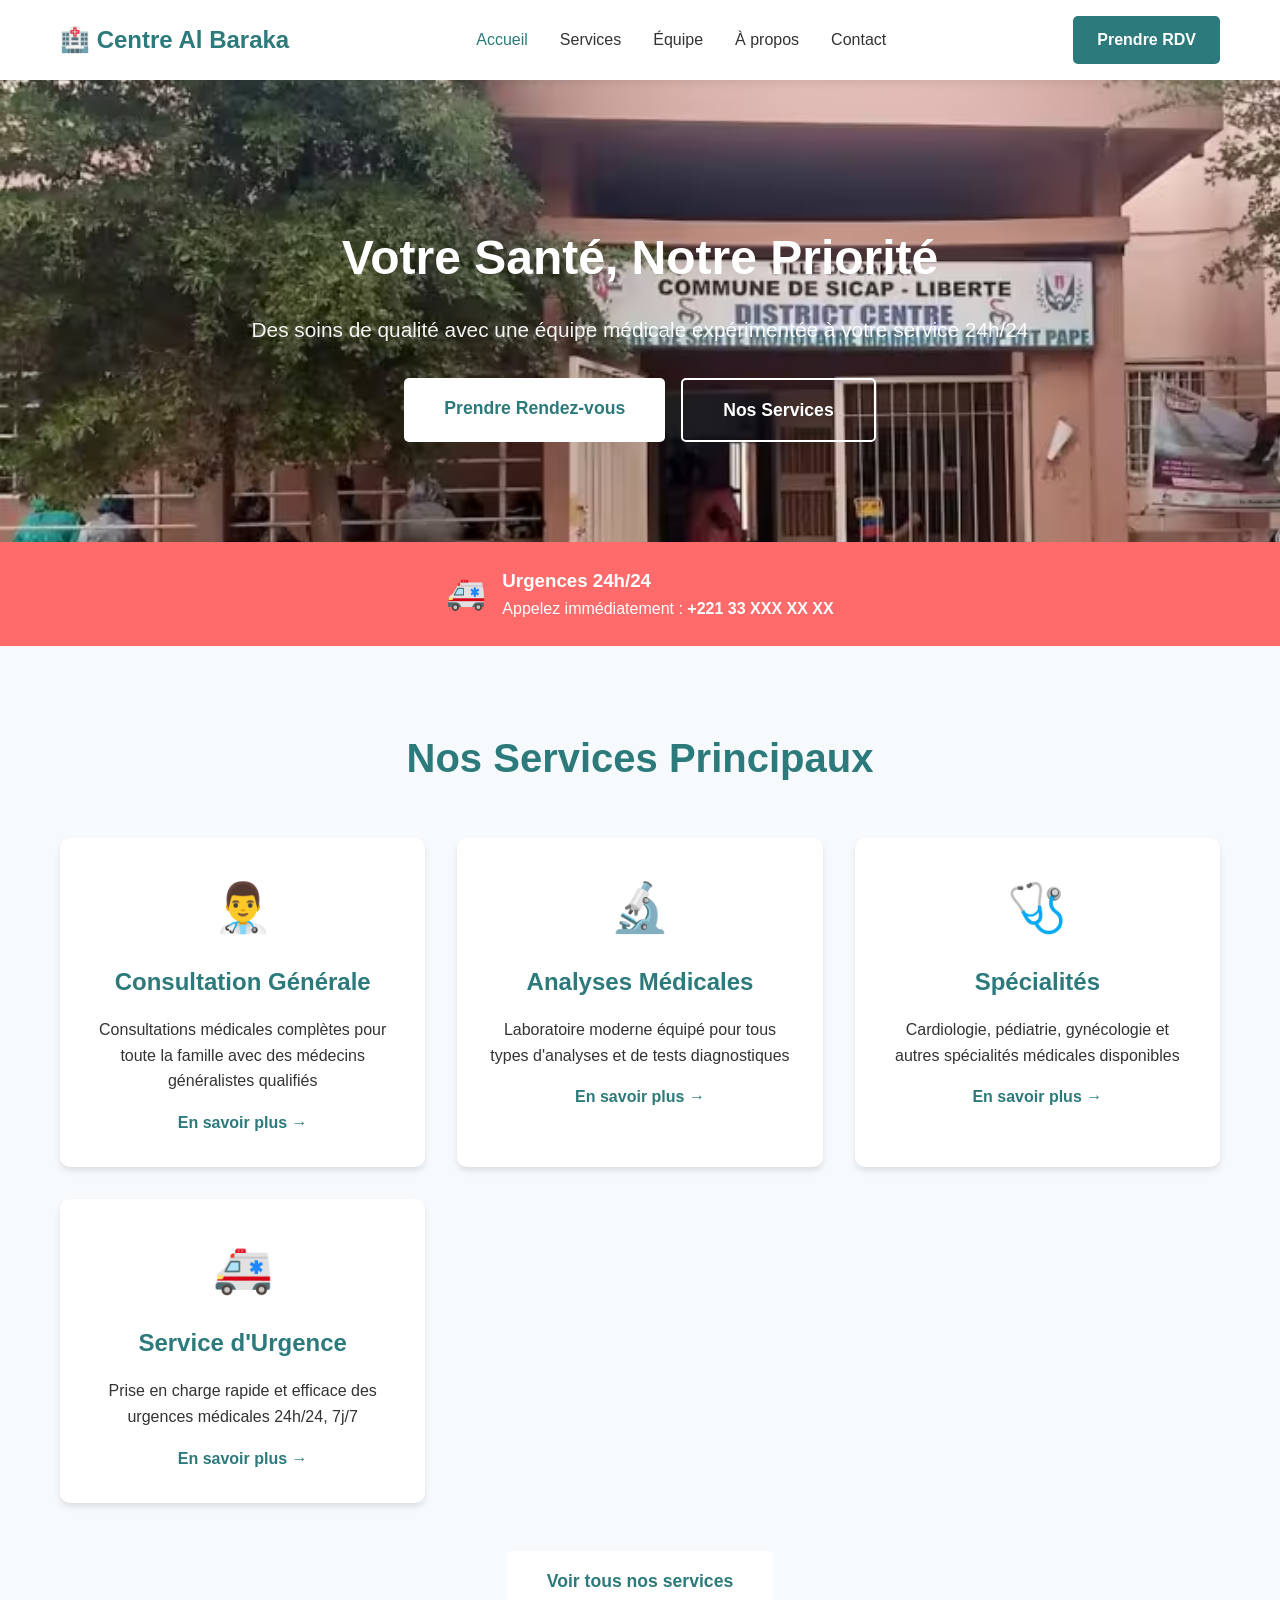
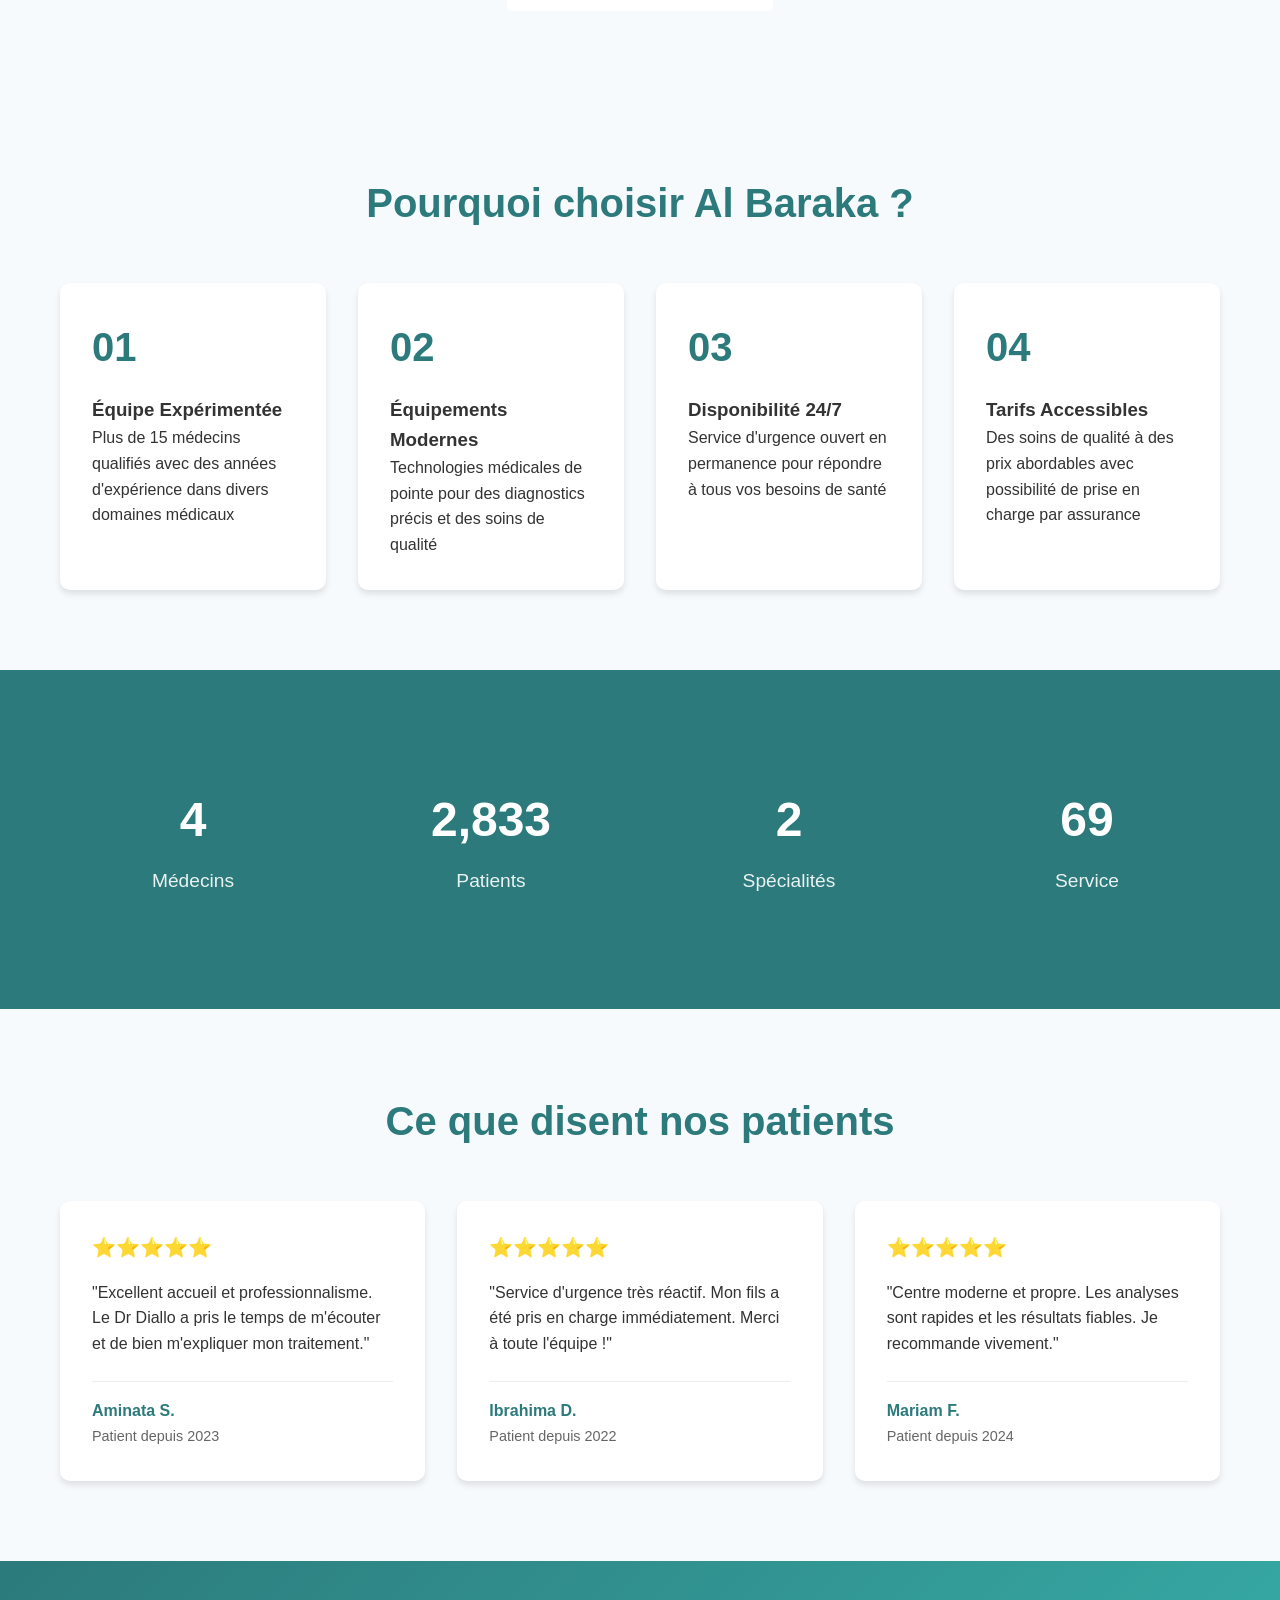
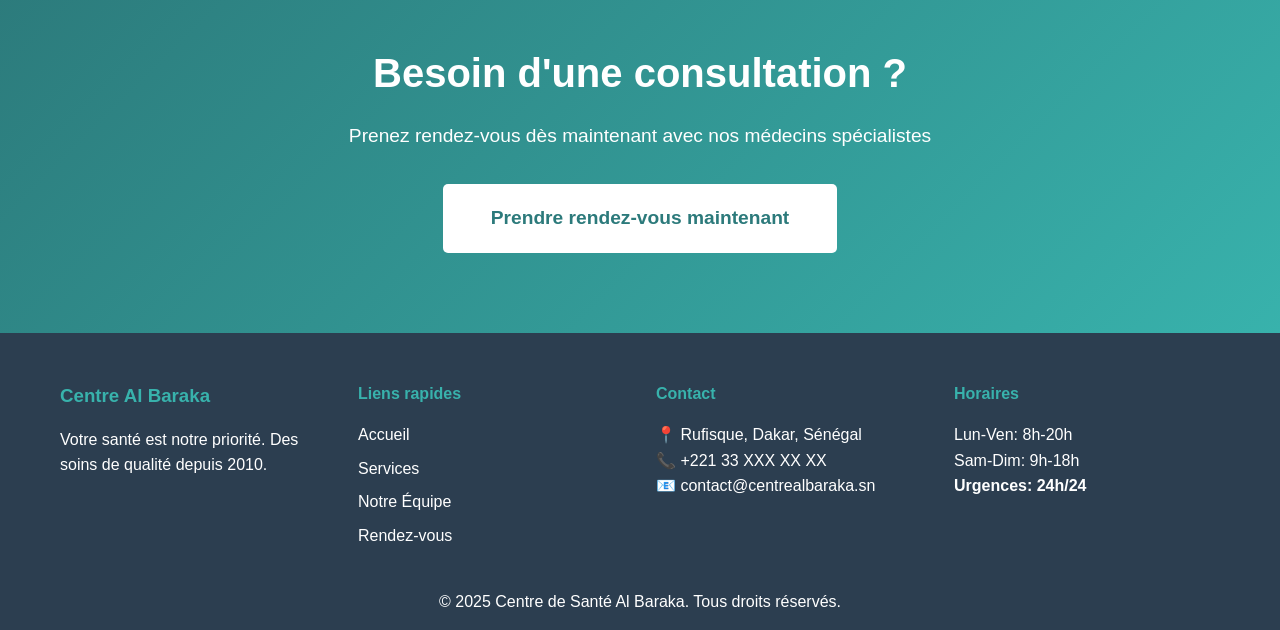
<file: index.html>
<!DOCTYPE html>
<html lang="fr">
<head>
    <meta charset="UTF-8">
    <meta name="viewport" content="width=device-width, initial-scale=1.0">
    <title>Centre de Santé Al Baraka - Accueil</title>
    <link rel="stylesheet" href="css/styles.css">
</head>
<body>
    <!-- Navigation -->
    <nav class="navbar">
        <div class="container">
            <div class="logo">
                <h2>🏥 Centre Al Baraka</h2>
            </div>
            <ul class="nav-menu">
                <li><a href="index.html" class="active">Accueil</a></li>
                <li><a href="services.html">Services</a></li>
                <li><a href="equipe.html">Équipe</a></li>
                <li><a href="apropos.html">À propos</a></li>
                <li><a href="contact.html">Contact</a></li>
            </ul>
            <a href="rendez-vous.html" class="btn-rdv">Prendre RDV</a>
            <button class="menu-toggle">☰</button>
        </div>
    </nav>

    <!-- Hero Section -->
    <section class="hero">
        <div class="container">
            <div class="hero-content">
                <h1>Votre Santé, Notre Priorité</h1>
                <p>Des soins de qualité avec une équipe médicale expérimentée à votre service 24h/24</p>
                <div class="hero-buttons">
                    <a href="rendez-vous.html" class="btn-primary">Prendre Rendez-vous</a>
                    <a href="services.html" class="btn-secondary">Nos Services</a>
                </div>
            </div>
        </div>
    </section>

    <!-- Urgences Banner -->
    <section class="urgence-banner">
        <div class="container">
            <div class="urgence-content">
                <span class="urgence-icon">🚑</span>
                <div>
                    <h3>Urgences 24h/24</h3>
                    <p>Appelez immédiatement : <strong>+221 33 XXX XX XX</strong></p>
                </div>
            </div>
        </div>
    </section>

    <!-- Services Aperçu -->
    <section class="services-preview">
        <div class="container">
            <h2 class="section-title">Nos Services Principaux</h2>
            <div class="services-grid">
                <div class="service-card">
                    <div class="service-icon">👨‍⚕️</div>
                    <h3>Consultation Générale</h3>
                    <p>Consultations médicales complètes pour toute la famille avec des médecins généralistes qualifiés</p>
                    <a href="services.html#consultation" class="link-arrow">En savoir plus →</a>
                </div>
                <div class="service-card">
                    <div class="service-icon">🔬</div>
                    <h3>Analyses Médicales</h3>
                    <p>Laboratoire moderne équipé pour tous types d'analyses et de tests diagnostiques</p>
                    <a href="services.html#laboratoire" class="link-arrow">En savoir plus →</a>
                </div>
                <div class="service-card">
                    <div class="service-icon">🩺</div>
                    <h3>Spécialités</h3>
                    <p>Cardiologie, pédiatrie, gynécologie et autres spécialités médicales disponibles</p>
                    <a href="services.html#specialites" class="link-arrow">En savoir plus →</a>
                </div>
                <div class="service-card">
                    <div class="service-icon">🚑</div>
                    <h3>Service d'Urgence</h3>
                    <p>Prise en charge rapide et efficace des urgences médicales 24h/24, 7j/7</p>
                    <a href="services.html#urgences" class="link-arrow">En savoir plus →</a>
                </div>
            </div>
            <div class="text-center">
                <a href="services.html" class="btn-primary">Voir tous nos services</a>
            </div>
        </div>
    </section>

    <!-- Pourquoi nous choisir -->
    <section class="why-us">
        <div class="container">
            <h2 class="section-title">Pourquoi choisir Al Baraka ?</h2>
            <div class="why-grid">
                <div class="why-card">
                    <div class="why-number">01</div>
                    <h3>Équipe Expérimentée</h3>
                    <p>Plus de 15 médecins qualifiés avec des années d'expérience dans divers domaines médicaux</p>
                </div>
                <div class="why-card">
                    <div class="why-number">02</div>
                    <h3>Équipements Modernes</h3>
                    <p>Technologies médicales de pointe pour des diagnostics précis et des soins de qualité</p>
                </div>
                <div class="why-card">
                    <div class="why-number">03</div>
                    <h3>Disponibilité 24/7</h3>
                    <p>Service d'urgence ouvert en permanence pour répondre à tous vos besoins de santé</p>
                </div>
                <div class="why-card">
                    <div class="why-number">04</div>
                    <h3>Tarifs Accessibles</h3>
                    <p>Des soins de qualité à des prix abordables avec possibilité de prise en charge par assurance</p>
                </div>
            </div>
        </div>
    </section>

    <!-- Statistiques -->
    <section class="stats">
        <div class="container">
            <div class="stats-grid">
                <div class="stat-card">
                    <div class="stat-number">15+</div>
                    <div class="stat-label">Médecins</div>
                </div>
                <div class="stat-card">
                    <div class="stat-number">10000+</div>
                    <div class="stat-label">Patients</div>
                </div>
                <div class="stat-card">
                    <div class="stat-number">8</div>
                    <div class="stat-label">Spécialités</div>
                </div>
                <div class="stat-card">
                    <div class="stat-number">24/7</div>
                    <div class="stat-label">Service</div>
                </div>
            </div>
        </div>
    </section>

    <!-- Témoignages -->
    <section class="testimonials">
        <div class="container">
            <h2 class="section-title">Ce que disent nos patients</h2>
            <div class="testimonials-grid">
                <div class="testimonial-card">
                    <div class="stars">⭐⭐⭐⭐⭐</div>
                    <p>"Excellent accueil et professionnalisme. Le Dr Diallo a pris le temps de m'écouter et de bien m'expliquer mon traitement."</p>
                    <div class="testimonial-author">
                        <strong>Aminata S.</strong>
                        <span>Patient depuis 2023</span>
                    </div>
                </div>
                <div class="testimonial-card">
                    <div class="stars">⭐⭐⭐⭐⭐</div>
                    <p>"Service d'urgence très réactif. Mon fils a été pris en charge immédiatement. Merci à toute l'équipe !"</p>
                    <div class="testimonial-author">
                        <strong>Ibrahima D.</strong>
                        <span>Patient depuis 2022</span>
                    </div>
                </div>
                <div class="testimonial-card">
                    <div class="stars">⭐⭐⭐⭐⭐</div>
                    <p>"Centre moderne et propre. Les analyses sont rapides et les résultats fiables. Je recommande vivement."</p>
                    <div class="testimonial-author">
                        <strong>Mariam F.</strong>
                        <span>Patient depuis 2024</span>
                    </div>
                </div>
            </div>
        </div>
    </section>

    <!-- CTA Section -->
    <section class="cta-section">
        <div class="container">
            <div class="cta-content">
                <h2>Besoin d'une consultation ?</h2>
                <p>Prenez rendez-vous dès maintenant avec nos médecins spécialistes</p>
                <a href="rendez-vous.html" class="btn-primary btn-large">Prendre rendez-vous maintenant</a>
            </div>
        </div>
    </section>

    <!-- Footer -->
    <footer class="footer">
        <div class="container">
            <div class="footer-content">
                <div class="footer-section">
                    <h3>Centre Al Baraka</h3>
                    <p>Votre santé est notre priorité. Des soins de qualité depuis 2010.</p>
                </div>
                <div class="footer-section">
                    <h4>Liens rapides</h4>
                    <ul>
                        <li><a href="index.html">Accueil</a></li>
                        <li><a href="services.html">Services</a></li>
                        <li><a href="equipe.html">Notre Équipe</a></li>
                        <li><a href="rendez-vous.html">Rendez-vous</a></li>
                    </ul>
                </div>
                <div class="footer-section">
                    <h4>Contact</h4>
                    <p>📍 Rufisque, Dakar, Sénégal</p>
                    <p>📞 +221 33 XXX XX XX</p>
                    <p>📧 contact@centrealbaraka.sn</p>
                </div>
                <div class="footer-section">
                    <h4>Horaires</h4>
                    <p>Lun-Ven: 8h-20h</p>
                    <p>Sam-Dim: 9h-18h</p>
                    <p><strong>Urgences: 24h/24</strong></p>
                </div>
            </div>
            <div class="footer-bottom">
                <p>&copy; 2025 Centre de Santé Al Baraka. Tous droits réservés.</p>
            </div>
        </div>
    </footer>

    <script src="js/script.js"></script>
</body>
</html>
</file>
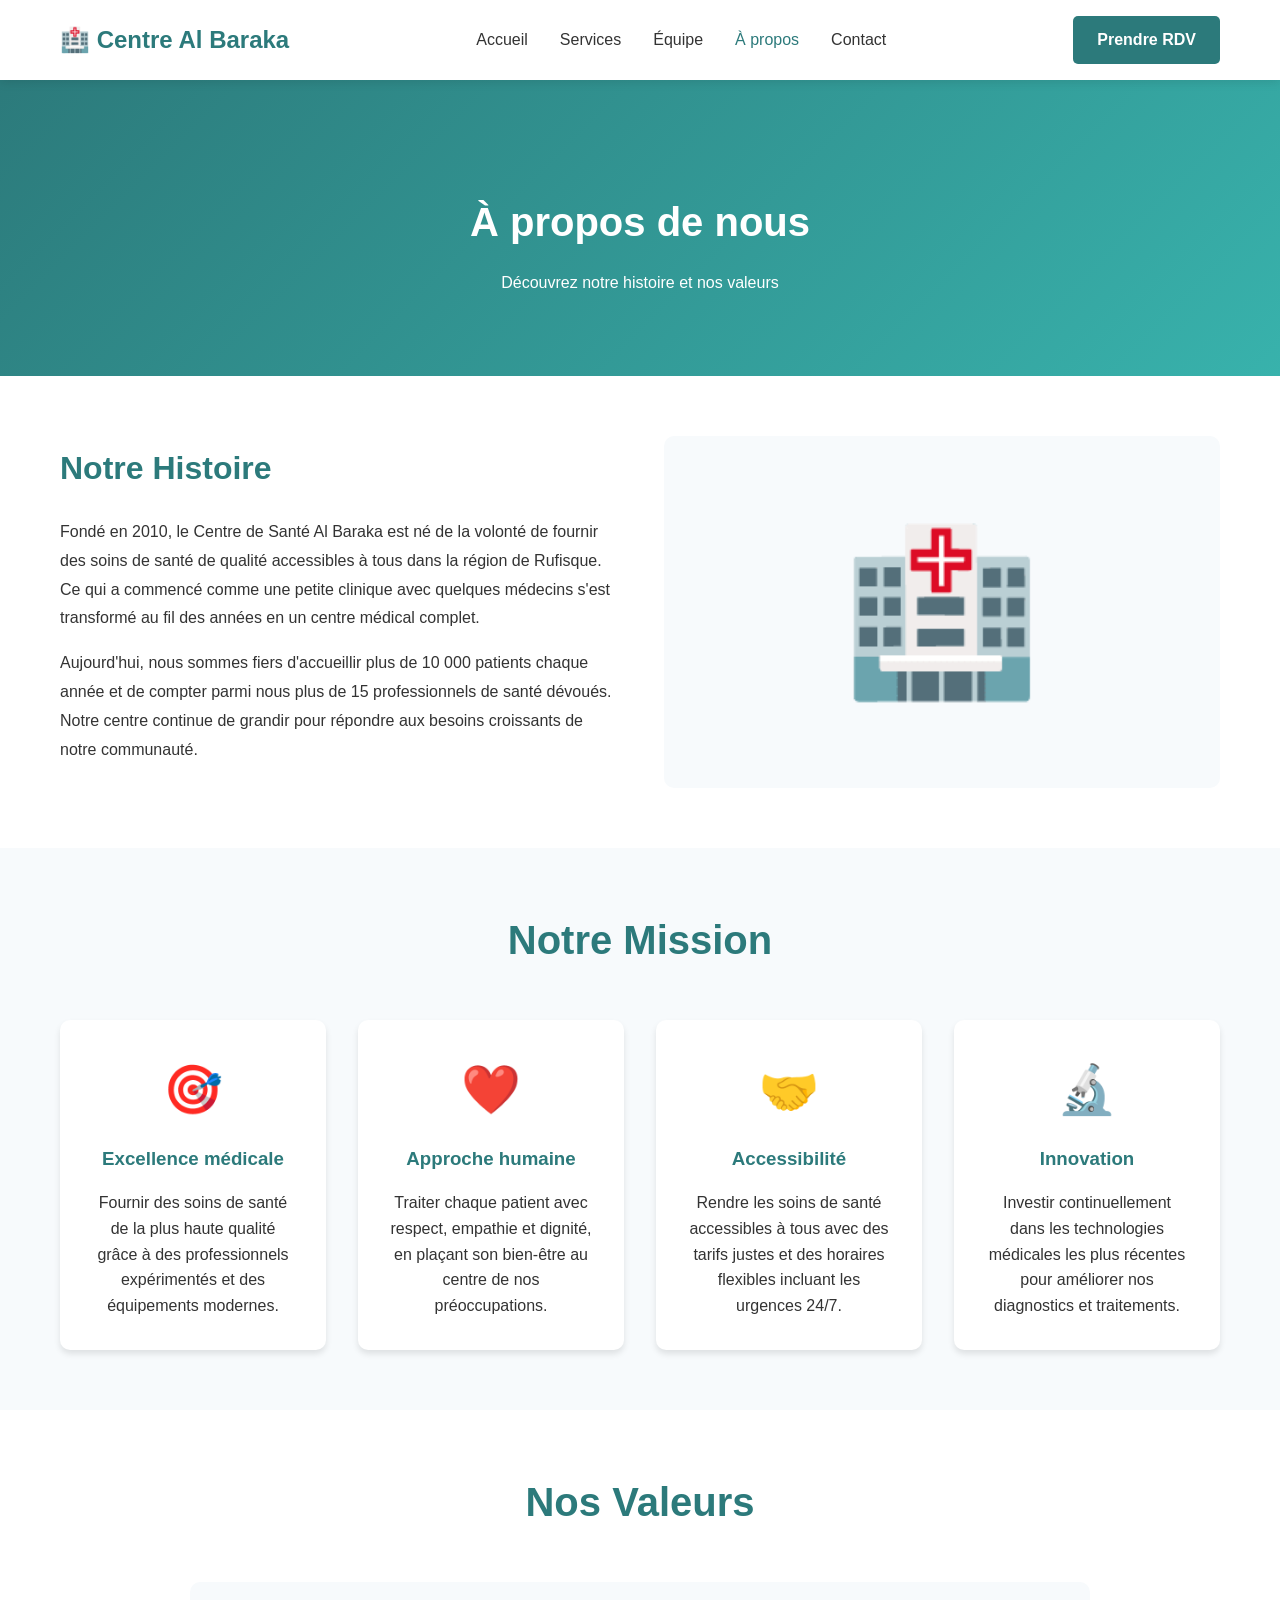
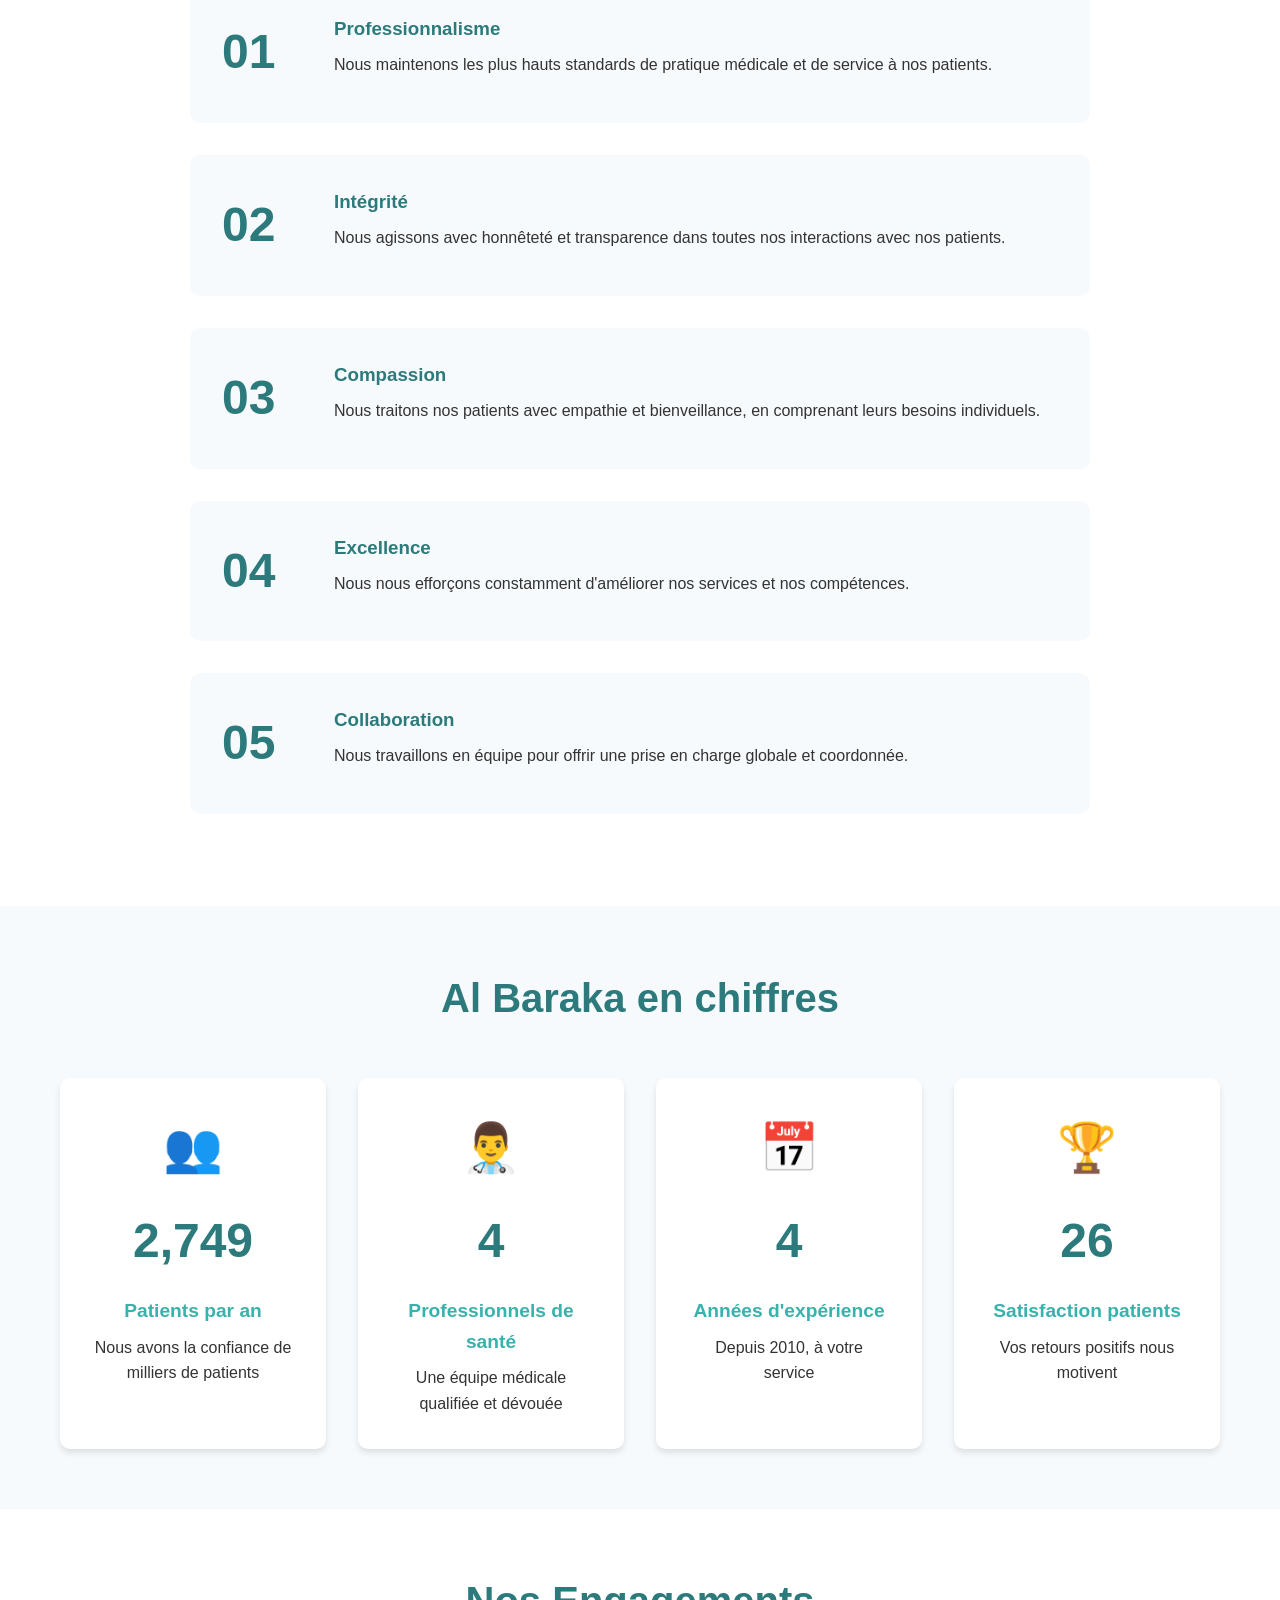
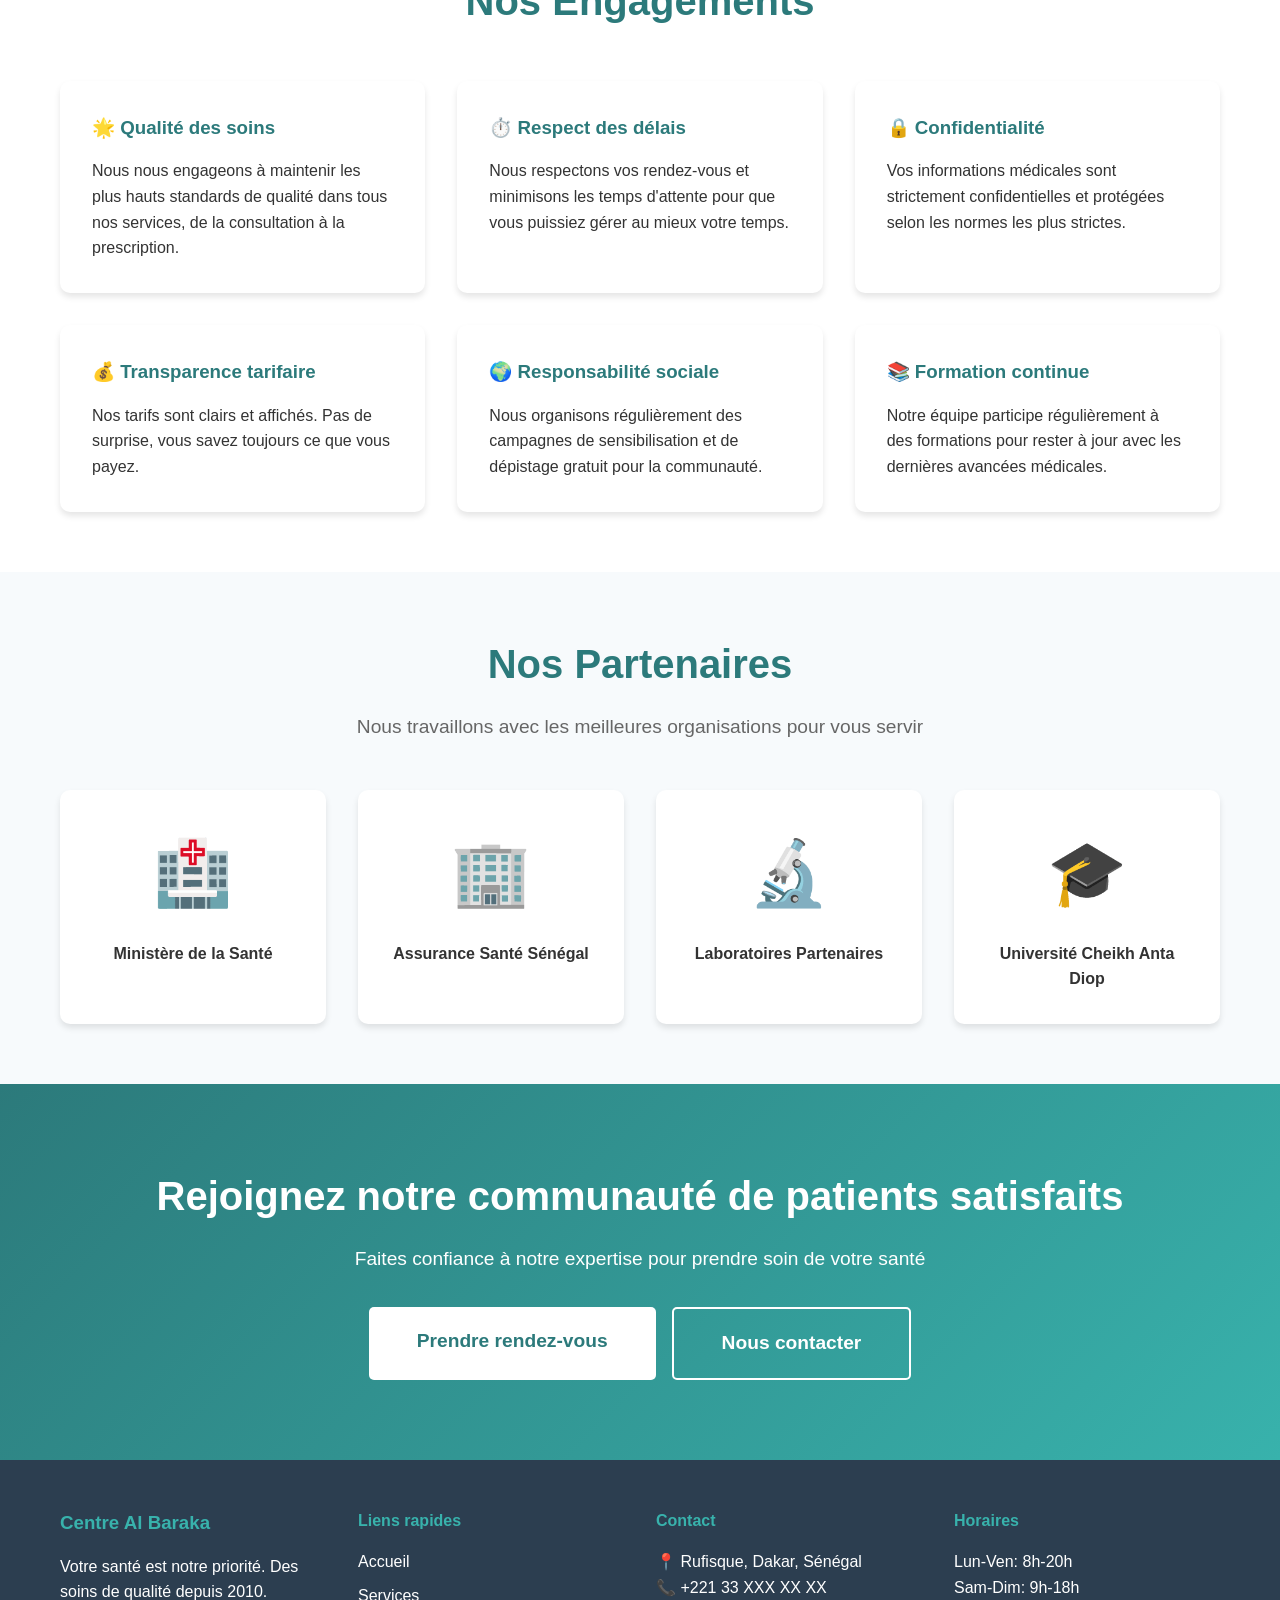
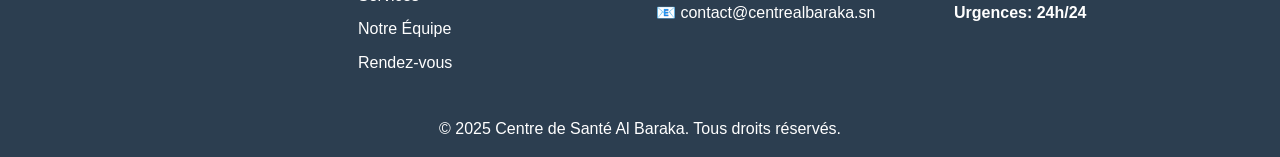
<file: apropos.html>
<!DOCTYPE html>
<html lang="fr">
<head>
    <meta charset="UTF-8">
    <meta name="viewport" content="width=device-width, initial-scale=1.0">
    <title>À propos - Centre de Santé Al Baraka</title>
    <link rel="stylesheet" href="css/styles.css">
</head>
<body>
    <!-- Navigation -->
    <nav class="navbar">
        <div class="container">
            <div class="logo">
                <h2>🏥 Centre Al Baraka</h2>
            </div>
            <ul class="nav-menu">
                <li><a href="index.html">Accueil</a></li>
                <li><a href="services.html">Services</a></li>
                <li><a href="equipe.html">Équipe</a></li>
                <li><a href="apropos.html" class="active">À propos</a></li>
                <li><a href="contact.html">Contact</a></li>
            </ul>
            <a href="rendez-vous.html" class="btn-rdv">Prendre RDV</a>
            <button class="menu-toggle">☰</button>
        </div>
    </nav>

    <!-- Page Header -->
    <section class="page-header">
        <div class="container">
            <h1>À propos de nous</h1>
            <p>Découvrez notre histoire et nos valeurs</p>
        </div>
    </section>

    <!-- Notre Histoire -->
    <section class="about-section">
        <div class="container">
            <div class="about-content">
                <div class="about-text">
                    <h2>Notre Histoire</h2>
                    <p>Fondé en 2010, le Centre de Santé Al Baraka est né de la volonté de fournir des soins de santé de qualité accessibles à tous dans la région de Rufisque. Ce qui a commencé comme une petite clinique avec quelques médecins s'est transformé au fil des années en un centre médical complet.</p>
                    <p>Aujourd'hui, nous sommes fiers d'accueillir plus de 10 000 patients chaque année et de compter parmi nous plus de 15 professionnels de santé dévoués. Notre centre continue de grandir pour répondre aux besoins croissants de notre communauté.</p>
                </div>
                <div class="about-image">
                    <div class="image-placeholder">🏥</div>
                </div>
            </div>
        </div>
    </section>

    <!-- Notre Mission -->
    <section class="mission-section">
        <div class="container">
            <h2 class="section-title">Notre Mission</h2>
            <div class="mission-grid">
                <div class="mission-card">
                    <div class="mission-icon">🎯</div>
                    <h3>Excellence médicale</h3>
                    <p>Fournir des soins de santé de la plus haute qualité grâce à des professionnels expérimentés et des équipements modernes.</p>
                </div>
                <div class="mission-card">
                    <div class="mission-icon">❤️</div>
                    <h3>Approche humaine</h3>
                    <p>Traiter chaque patient avec respect, empathie et dignité, en plaçant son bien-être au centre de nos préoccupations.</p>
                </div>
                <div class="mission-card">
                    <div class="mission-icon">🤝</div>
                    <h3>Accessibilité</h3>
                    <p>Rendre les soins de santé accessibles à tous avec des tarifs justes et des horaires flexibles incluant les urgences 24/7.</p>
                </div>
                <div class="mission-card">
                    <div class="mission-icon">🔬</div>
                    <h3>Innovation</h3>
                    <p>Investir continuellement dans les technologies médicales les plus récentes pour améliorer nos diagnostics et traitements.</p>
                </div>
            </div>
        </div>
    </section>

    <!-- Nos Valeurs -->
    <section class="values-section">
        <div class="container">
            <h2 class="section-title">Nos Valeurs</h2>
            <div class="values-list">
                <div class="value-item">
                    <div class="value-number">01</div>
                    <div class="value-content">
                        <h3>Professionnalisme</h3>
                        <p>Nous maintenons les plus hauts standards de pratique médicale et de service à nos patients.</p>
                    </div>
                </div>
                <div class="value-item">
                    <div class="value-number">02</div>
                    <div class="value-content">
                        <h3>Intégrité</h3>
                        <p>Nous agissons avec honnêteté et transparence dans toutes nos interactions avec nos patients.</p>
                    </div>
                </div>
                <div class="value-item">
                    <div class="value-number">03</div>
                    <div class="value-content">
                        <h3>Compassion</h3>
                        <p>Nous traitons nos patients avec empathie et bienveillance, en comprenant leurs besoins individuels.</p>
                    </div>
                </div>
                <div class="value-item">
                    <div class="value-number">04</div>
                    <div class="value-content">
                        <h3>Excellence</h3>
                        <p>Nous nous efforçons constamment d'améliorer nos services et nos compétences.</p>
                    </div>
                </div>
                <div class="value-item">
                    <div class="value-number">05</div>
                    <div class="value-content">
                        <h3>Collaboration</h3>
                        <p>Nous travaillons en équipe pour offrir une prise en charge globale et coordonnée.</p>
                    </div>
                </div>
            </div>
        </div>
    </section>

    <!-- Chiffres Clés -->
    <section class="stats-detailed">
        <div class="container">
            <h2 class="section-title">Al Baraka en chiffres</h2>
            <div class="stats-grid-large">
                <div class="stat-card-large">
                    <div class="stat-icon">👥</div>
                    <div class="stat-number-large">10,000+</div>
                    <div class="stat-label-large">Patients par an</div>
                    <p>Nous avons la confiance de milliers de patients</p>
                </div>
                <div class="stat-card-large">
                    <div class="stat-icon">👨‍⚕️</div>
                    <div class="stat-number-large">15+</div>
                    <div class="stat-label-large">Professionnels de santé</div>
                    <p>Une équipe médicale qualifiée et dévouée</p>
                </div>
                <div class="stat-card-large">
                    <div class="stat-icon">📅</div>
                    <div class="stat-number-large">15</div>
                    <div class="stat-label-large">Années d'expérience</div>
                    <p>Depuis 2010, à votre service</p>
                </div>
                <div class="stat-card-large">
                    <div class="stat-icon">🏆</div>
                    <div class="stat-number-large">98%</div>
                    <div class="stat-label-large">Satisfaction patients</div>
                    <p>Vos retours positifs nous motivent</p>
                </div>
            </div>
        </div>
    </section>

    <!-- Nos Engagements -->
    <section class="commitments-section">
        <div class="container">
            <h2 class="section-title">Nos Engagements</h2>
            <div class="commitments-grid">
                <div class="commitment-card">
                    <h3>🌟 Qualité des soins</h3>
                    <p>Nous nous engageons à maintenir les plus hauts standards de qualité dans tous nos services, de la consultation à la prescription.</p>
                </div>
                <div class="commitment-card">
                    <h3>⏱️ Respect des délais</h3>
                    <p>Nous respectons vos rendez-vous et minimisons les temps d'attente pour que vous puissiez gérer au mieux votre temps.</p>
                </div>
                <div class="commitment-card">
                    <h3>🔒 Confidentialité</h3>
                    <p>Vos informations médicales sont strictement confidentielles et protégées selon les normes les plus strictes.</p>
                </div>
                <div class="commitment-card">
                    <h3>💰 Transparence tarifaire</h3>
                    <p>Nos tarifs sont clairs et affichés. Pas de surprise, vous savez toujours ce que vous payez.</p>
                </div>
                <div class="commitment-card">
                    <h3>🌍 Responsabilité sociale</h3>
                    <p>Nous organisons régulièrement des campagnes de sensibilisation et de dépistage gratuit pour la communauté.</p>
                </div>
                <div class="commitment-card">
                    <h3>📚 Formation continue</h3>
                    <p>Notre équipe participe régulièrement à des formations pour rester à jour avec les dernières avancées médicales.</p>
                </div>
            </div>
        </div>
    </section>

    <!-- Nos Partenaires -->
    <section class="partners-section">
        <div class="container">
            <h2 class="section-title">Nos Partenaires</h2>
            <p class="section-subtitle">Nous travaillons avec les meilleures organisations pour vous servir</p>
            <div class="partners-grid">
                <div class="partner-card">
                    <div class="partner-logo">🏥</div>
                    <h4>Ministère de la Santé</h4>
                </div>
                <div class="partner-card">
                    <div class="partner-logo">🏢</div>
                    <h4>Assurance Santé Sénégal</h4>
                </div>
                <div class="partner-card">
                    <div class="partner-logo">🔬</div>
                    <h4>Laboratoires Partenaires</h4>
                </div>
                <div class="partner-card">
                    <div class="partner-logo">🎓</div>
                    <h4>Université Cheikh Anta Diop</h4>
                </div>
            </div>
        </div>
    </section>

    <!-- CTA -->
    <section class="cta-section">
        <div class="container">
            <div class="cta-content">
                <h2>Rejoignez notre communauté de patients satisfaits</h2>
                <p>Faites confiance à notre expertise pour prendre soin de votre santé</p>
                <div class="cta-buttons">
                    <a href="rendez-vous.html" class="btn-primary btn-large">Prendre rendez-vous</a>
                    <a href="contact.html" class="btn-secondary btn-large">Nous contacter</a>
                </div>
            </div>
        </div>
    </section>

    <!-- Footer -->
    <footer class="footer">
        <div class="container">
            <div class="footer-content">
                <div class="footer-section">
                    <h3>Centre Al Baraka</h3>
                    <p>Votre santé est notre priorité. Des soins de qualité depuis 2010.</p>
                </div>
                <div class="footer-section">
                    <h4>Liens rapides</h4>
                    <ul>
                        <li><a href="index.html">Accueil</a></li>
                        <li><a href="services.html">Services</a></li>
                        <li><a href="equipe.html">Notre Équipe</a></li>
                        <li><a href="rendez-vous.html">Rendez-vous</a></li>
                    </ul>
                </div>
                <div class="footer-section">
                    <h4>Contact</h4>
                    <p>📍 Rufisque, Dakar, Sénégal</p>
                    <p>📞 +221 33 XXX XX XX</p>
                    <p>📧 contact@centrealbaraka.sn</p>
                </div>
                <div class="footer-section">
                    <h4>Horaires</h4>
                    <p>Lun-Ven: 8h-20h</p>
                    <p>Sam-Dim: 9h-18h</p>
                    <p><strong>Urgences: 24h/24</strong></p>
                </div>
            </div>
            <div class="footer-bottom">
                <p>&copy; 2025 Centre de Santé Al Baraka. Tous droits réservés.</p>
            </div>
        </div>
    </footer>

    <script src="js/script.js"></script>
</body>
</html>
</file>
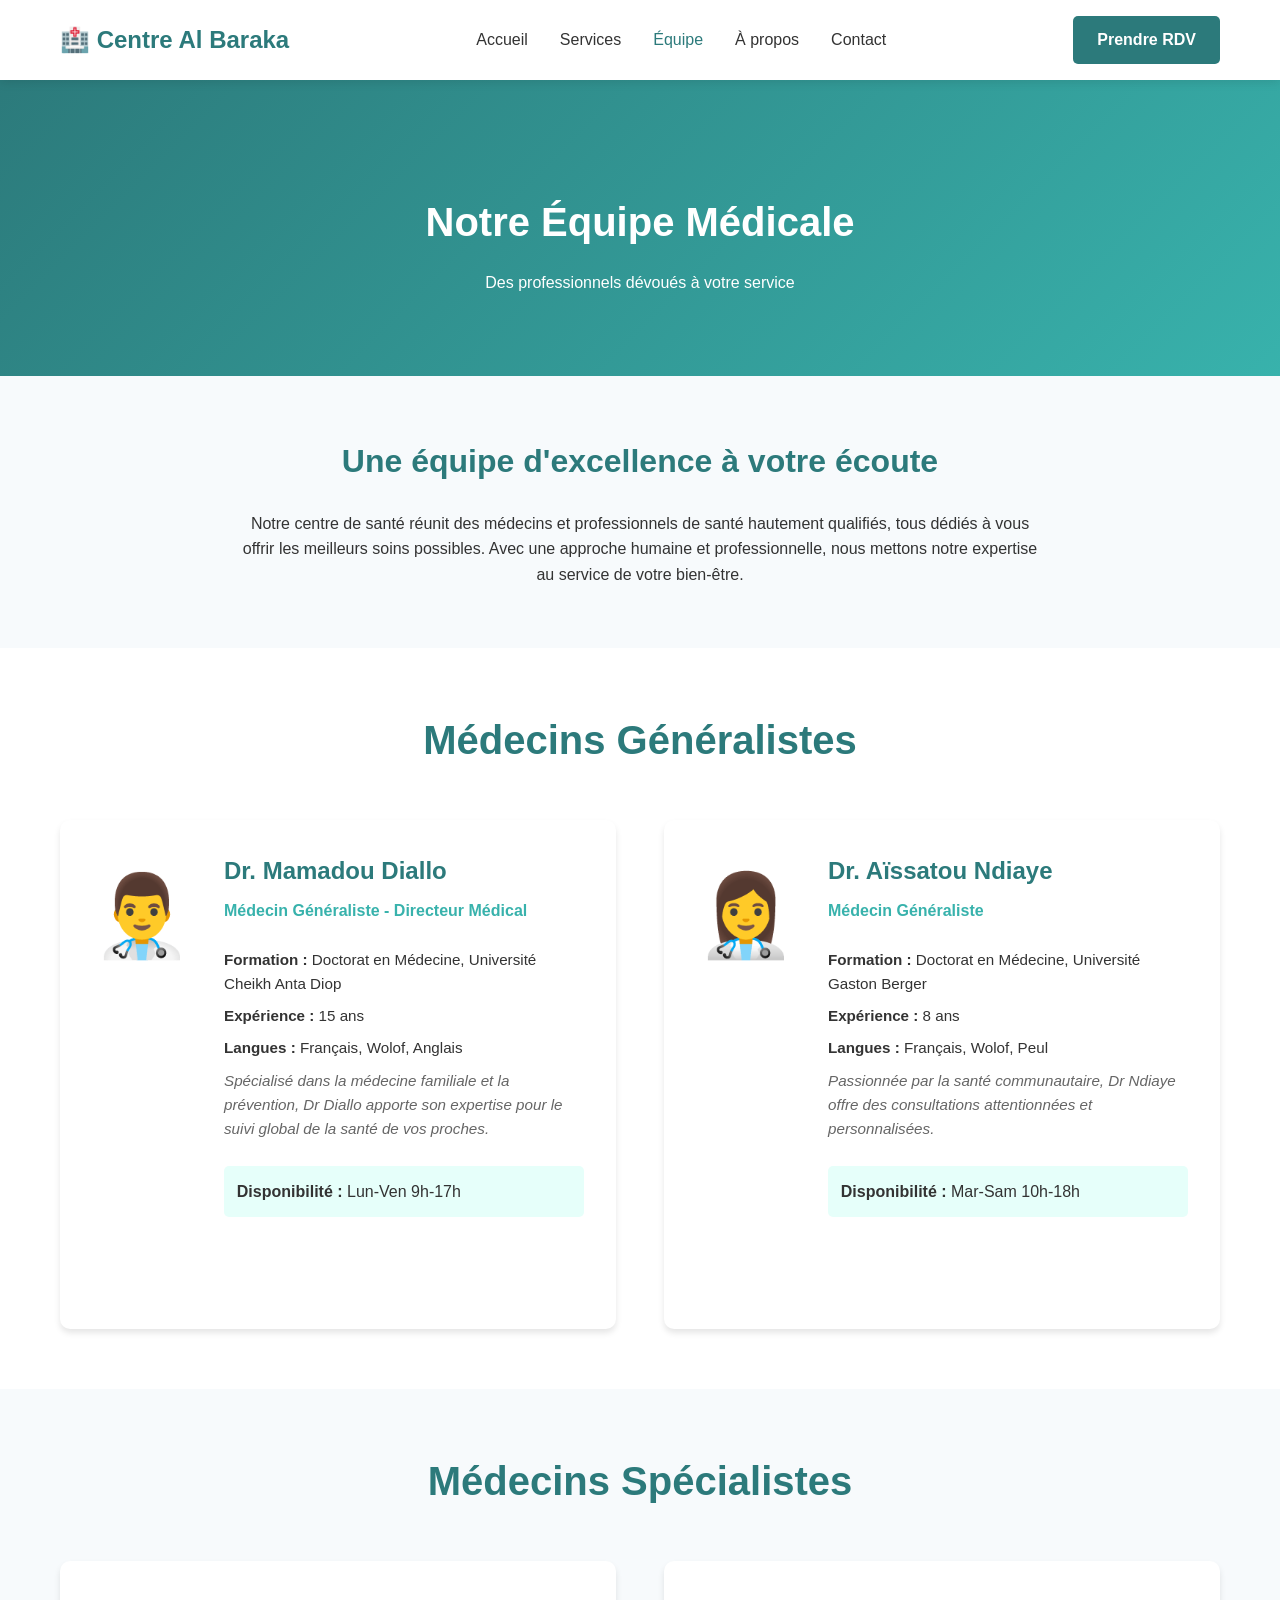
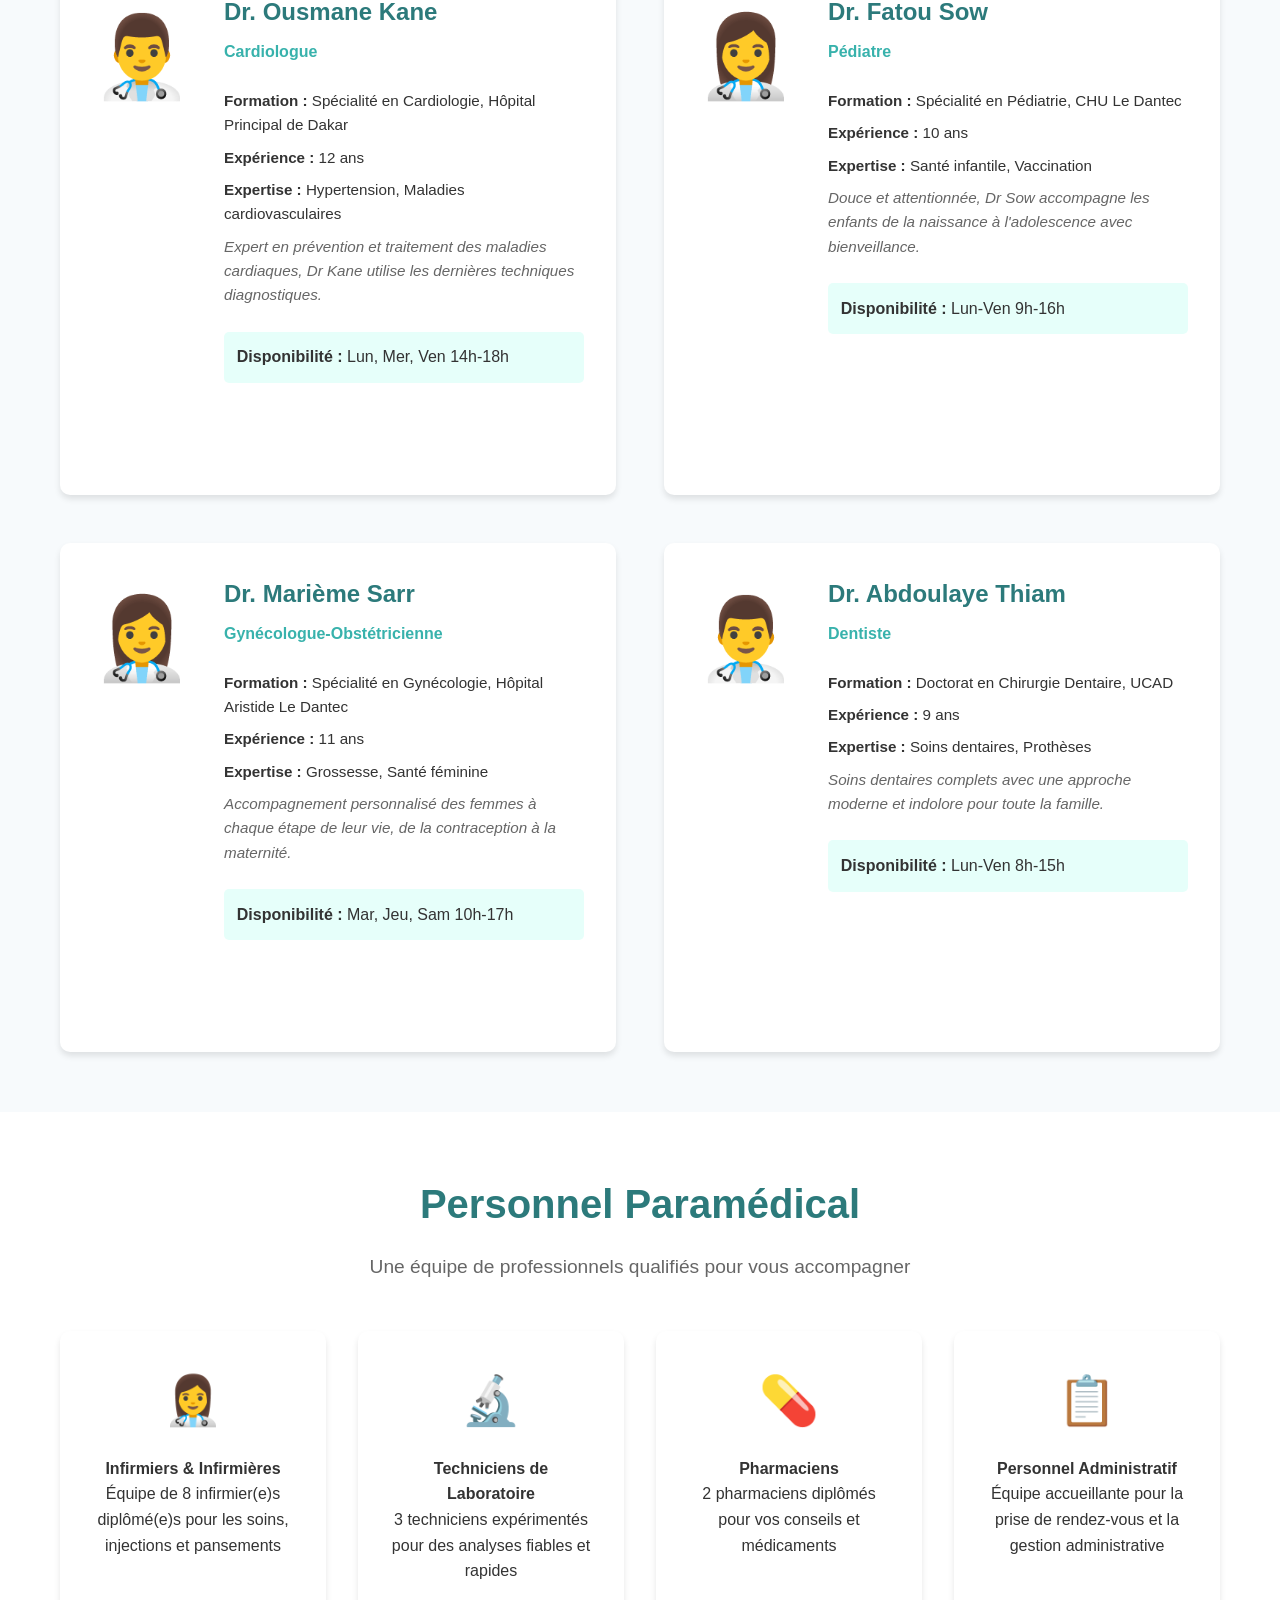
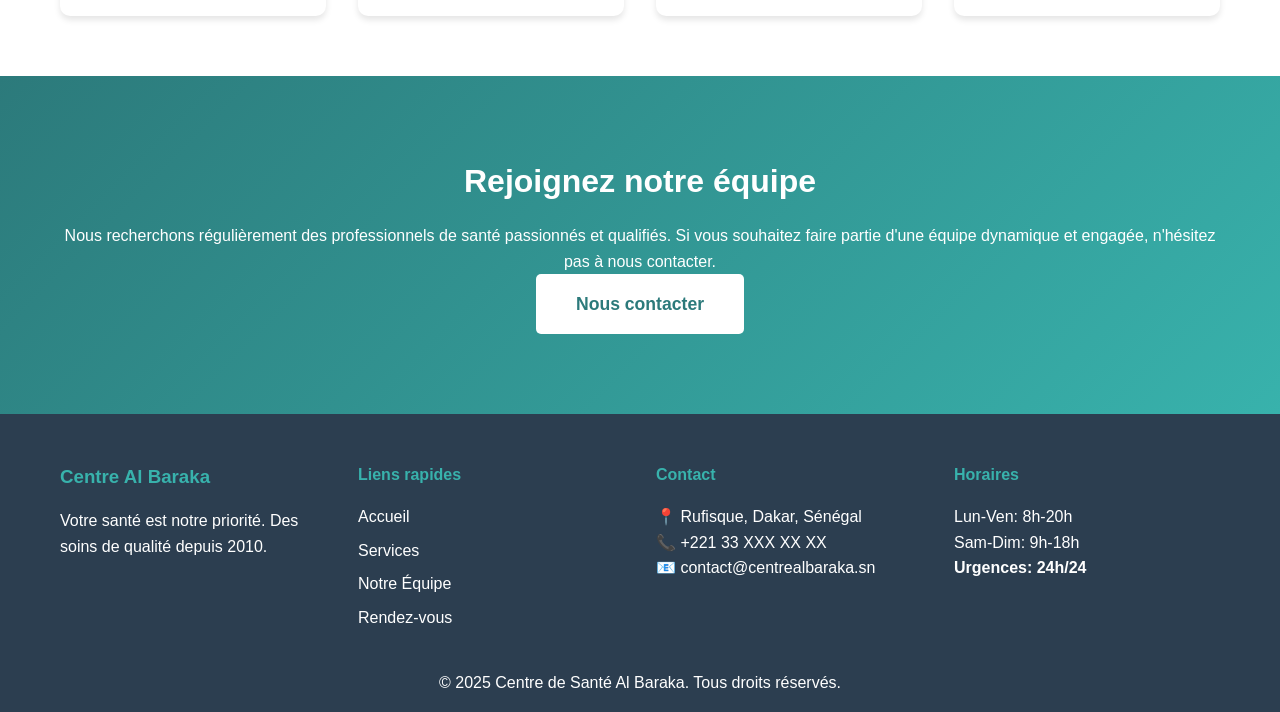
<file: equipe.html>
<!DOCTYPE html>
<html lang="fr">
<head>
    <meta charset="UTF-8">
    <meta name="viewport" content="width=device-width, initial-scale=1.0">
    <title>Notre Équipe - Centre de Santé Mamadou DIOP</title>
    <link rel="stylesheet" href="css/styles.css">
</head>
<body>
    <!-- Navigation -->
    <nav class="navbar">
        <div class="container">
            <div class="logo">
                <h2>🏥 Centre Al Baraka</h2>
            </div>
            <ul class="nav-menu">
                <li><a href="index.html">Accueil</a></li>
                <li><a href="services.html">Services</a></li>
                <li><a href="equipe.html" class="active">Équipe</a></li>
                <li><a href="apropos.html">À propos</a></li>
                <li><a href="contact.html">Contact</a></li>
            </ul>
            <a href="rendez-vous.html" class="btn-rdv">Prendre RDV</a>
            <button class="menu-toggle">☰</button>
        </div>
    </nav>

    <!-- Page Header -->
    <section class="page-header">
        <div class="container">
            <h1>Notre Équipe Médicale</h1>
            <p>Des professionnels dévoués à votre service</p>
        </div>
    </section>

    <!-- Introduction Équipe -->
    <section class="team-intro">
        <div class="container">
            <div class="intro-content">
                <h2>Une équipe d'excellence à votre écoute</h2>
                <p>Notre centre de santé réunit des médecins et professionnels de santé hautement qualifiés, tous dédiés à vous offrir les meilleurs soins possibles. Avec une approche humaine et professionnelle, nous mettons notre expertise au service de votre bien-être.</p>
            </div>
        </div>
    </section>

    <!-- Médecins Généralistes -->
    <section class="team-section">
        <div class="container">
            <h2 class="section-title">Médecins Généralistes</h2>
            <div class="team-grid-detailed">
                <div class="doctor-card">
                    <div class="doctor-photo">👨‍⚕️</div>
                    <div class="doctor-info">
                        <h3>Dr. Mamadou Diallo</h3>
                        <p class="specialty">Médecin Généraliste - Directeur Médical</p>
                        <div class="doctor-details">
                            <p><strong>Formation :</strong> Doctorat en Médecine, Université Cheikh Anta Diop</p>
                            <p><strong>Expérience :</strong> 15 ans</p>
                            <p><strong>Langues :</strong> Français, Wolof, Anglais</p>
                            <p class="bio">Spécialisé dans la médecine familiale et la prévention, Dr Diallo apporte son expertise pour le suivi global de la santé de vos proches.</p>
                        </div>
                        <div class="doctor-availability">
                            <strong>Disponibilité :</strong> Lun-Ven 9h-17h
                        </div>
                        <a href="rendez-vous.html" class="btn-secondary">Prendre RDV</a>
                    </div>
                </div>

                <div class="doctor-card">
                    <div class="doctor-photo">👩‍⚕️</div>
                    <div class="doctor-info">
                        <h3>Dr. Aïssatou Ndiaye</h3>
                        <p class="specialty">Médecin Généraliste</p>
                        <div class="doctor-details">
                            <p><strong>Formation :</strong> Doctorat en Médecine, Université Gaston Berger</p>
                            <p><strong>Expérience :</strong> 8 ans</p>
                            <p><strong>Langues :</strong> Français, Wolof, Peul</p>
                            <p class="bio">Passionnée par la santé communautaire, Dr Ndiaye offre des consultations attentionnées et personnalisées.</p>
                        </div>
                        <div class="doctor-availability">
                            <strong>Disponibilité :</strong> Mar-Sam 10h-18h
                        </div>
                        <a href="rendez-vous.html" class="btn-secondary">Prendre RDV</a>
                    </div>
                </div>
            </div>
        </div>
    </section>

    <!-- Spécialistes -->
    <section class="team-section specialists-section">
        <div class="container">
            <h2 class="section-title">Médecins Spécialistes</h2>
            <div class="team-grid-detailed">
                <div class="doctor-card">
                    <div class="doctor-photo">👨‍⚕️</div>
                    <div class="doctor-info">
                        <h3>Dr. Ousmane Kane</h3>
                        <p class="specialty">Cardiologue</p>
                        <div class="doctor-details">
                            <p><strong>Formation :</strong> Spécialité en Cardiologie, Hôpital Principal de Dakar</p>
                            <p><strong>Expérience :</strong> 12 ans</p>
                            <p><strong>Expertise :</strong> Hypertension, Maladies cardiovasculaires</p>
                            <p class="bio">Expert en prévention et traitement des maladies cardiaques, Dr Kane utilise les dernières techniques diagnostiques.</p>
                        </div>
                        <div class="doctor-availability">
                            <strong>Disponibilité :</strong> Lun, Mer, Ven 14h-18h
                        </div>
                        <a href="rendez-vous.html" class="btn-secondary">Prendre RDV</a>
                    </div>
                </div>

                <div class="doctor-card">
                    <div class="doctor-photo">👩‍⚕️</div>
                    <div class="doctor-info">
                        <h3>Dr. Fatou Sow</h3>
                        <p class="specialty">Pédiatre</p>
                        <div class="doctor-details">
                            <p><strong>Formation :</strong> Spécialité en Pédiatrie, CHU Le Dantec</p>
                            <p><strong>Expérience :</strong> 10 ans</p>
                            <p><strong>Expertise :</strong> Santé infantile, Vaccination</p>
                            <p class="bio">Douce et attentionnée, Dr Sow accompagne les enfants de la naissance à l'adolescence avec bienveillance.</p>
                        </div>
                        <div class="doctor-availability">
                            <strong>Disponibilité :</strong> Lun-Ven 9h-16h
                        </div>
                        <a href="rendez-vous.html" class="btn-secondary">Prendre RDV</a>
                    </div>
                </div>

                <div class="doctor-card">
                    <div class="doctor-photo">👩‍⚕️</div>
                    <div class="doctor-info">
                        <h3>Dr. Marième Sarr</h3>
                        <p class="specialty">Gynécologue-Obstétricienne</p>
                        <div class="doctor-details">
                            <p><strong>Formation :</strong> Spécialité en Gynécologie, Hôpital Aristide Le Dantec</p>
                            <p><strong>Expérience :</strong> 11 ans</p>
                            <p><strong>Expertise :</strong> Grossesse, Santé féminine</p>
                            <p class="bio">Accompagnement personnalisé des femmes à chaque étape de leur vie, de la contraception à la maternité.</p>
                        </div>
                        <div class="doctor-availability">
                            <strong>Disponibilité :</strong> Mar, Jeu, Sam 10h-17h
                        </div>
                        <a href="rendez-vous.html" class="btn-secondary">Prendre RDV</a>
                    </div>
                </div>

                <div class="doctor-card">
                    <div class="doctor-photo">👨‍⚕️</div>
                    <div class="doctor-info">
                        <h3>Dr. Abdoulaye Thiam</h3>
                        <p class="specialty">Dentiste</p>
                        <div class="doctor-details">
                            <p><strong>Formation :</strong> Doctorat en Chirurgie Dentaire, UCAD</p>
                            <p><strong>Expérience :</strong> 9 ans</p>
                            <p><strong>Expertise :</strong> Soins dentaires, Prothèses</p>
                            <p class="bio">Soins dentaires complets avec une approche moderne et indolore pour toute la famille.</p>
                        </div>
                        <div class="doctor-availability">
                            <strong>Disponibilité :</strong> Lun-Ven 8h-15h
                        </div>
                        <a href="rendez-vous.html" class="btn-secondary">Prendre RDV</a>
                    </div>
                </div>
            </div>
        </div>
    </section>

    <!-- Personnel Paramédical -->
    <section class="team-section staff-section">
        <div class="container">
            <h2 class="section-title">Personnel Paramédical</h2>
            <p class="section-subtitle">Une équipe de professionnels qualifiés pour vous accompagner</p>
            <div class="staff-grid">
                <div class="staff-card">
                    <div class="staff-icon">👩‍⚕️</div>
                    <h4>Infirmiers & Infirmières</h4>
                    <p>Équipe de 8 infirmier(e)s diplômé(e)s pour les soins, injections et pansements</p>
                </div>
                <div class="staff-card">
                    <div class="staff-icon">🔬</div>
                    <h4>Techniciens de Laboratoire</h4>
                    <p>3 techniciens expérimentés pour des analyses fiables et rapides</p>
                </div>
                <div class="staff-card">
                    <div class="staff-icon">💊</div>
                    <h4>Pharmaciens</h4>
                    <p>2 pharmaciens diplômés pour vos conseils et médicaments</p>
                </div>
                <div class="staff-card">
                    <div class="staff-icon">📋</div>
                    <h4>Personnel Administratif</h4>
                    <p>Équipe accueillante pour la prise de rendez-vous et la gestion administrative</p>
                </div>
            </div>
        </div>
    </section>

    <!-- Rejoindre l'équipe -->
    <section class="join-team">
        <div class="container">
            <div class="join-content">
                <h2>Rejoignez notre équipe</h2>
                <p>Nous recherchons régulièrement des professionnels de santé passionnés et qualifiés. Si vous souhaitez faire partie d'une équipe dynamique et engagée, n'hésitez pas à nous contacter.</p>
                <a href="contact.html" class="btn-primary">Nous contacter</a>
            </div>
        </div>
    </section>

    <!-- Footer -->
    <footer class="footer">
        <div class="container">
            <div class="footer-content">
                <div class="footer-section">
                    <h3>Centre Al Baraka</h3>
                    <p>Votre santé est notre priorité. Des soins de qualité depuis 2010.</p>
                </div>
                <div class="footer-section">
                    <h4>Liens rapides</h4>
                    <ul>
                        <li><a href="index.html">Accueil</a></li>
                        <li><a href="services.html">Services</a></li>
                        <li><a href="equipe.html">Notre Équipe</a></li>
                        <li><a href="rendez-vous.html">Rendez-vous</a></li>
                    </ul>
                </div>
                <div class="footer-section">
                    <h4>Contact</h4>
                    <p>📍 Rufisque, Dakar, Sénégal</p>
                    <p>📞 +221 33 XXX XX XX</p>
                    <p>📧 contact@centrealbaraka.sn</p>
                </div>
                <div class="footer-section">
                    <h4>Horaires</h4>
                    <p>Lun-Ven: 8h-20h</p>
                    <p>Sam-Dim: 9h-18h</p>
                    <p><strong>Urgences: 24h/24</strong></p>
                </div>
            </div>
            <div class="footer-bottom">
                <p>&copy; 2025 Centre de Santé Al Baraka. Tous droits réservés.</p>
            </div>
        </div>
    </footer>

    <script src="js/script.js"></script>
</body>
</html>
</file>
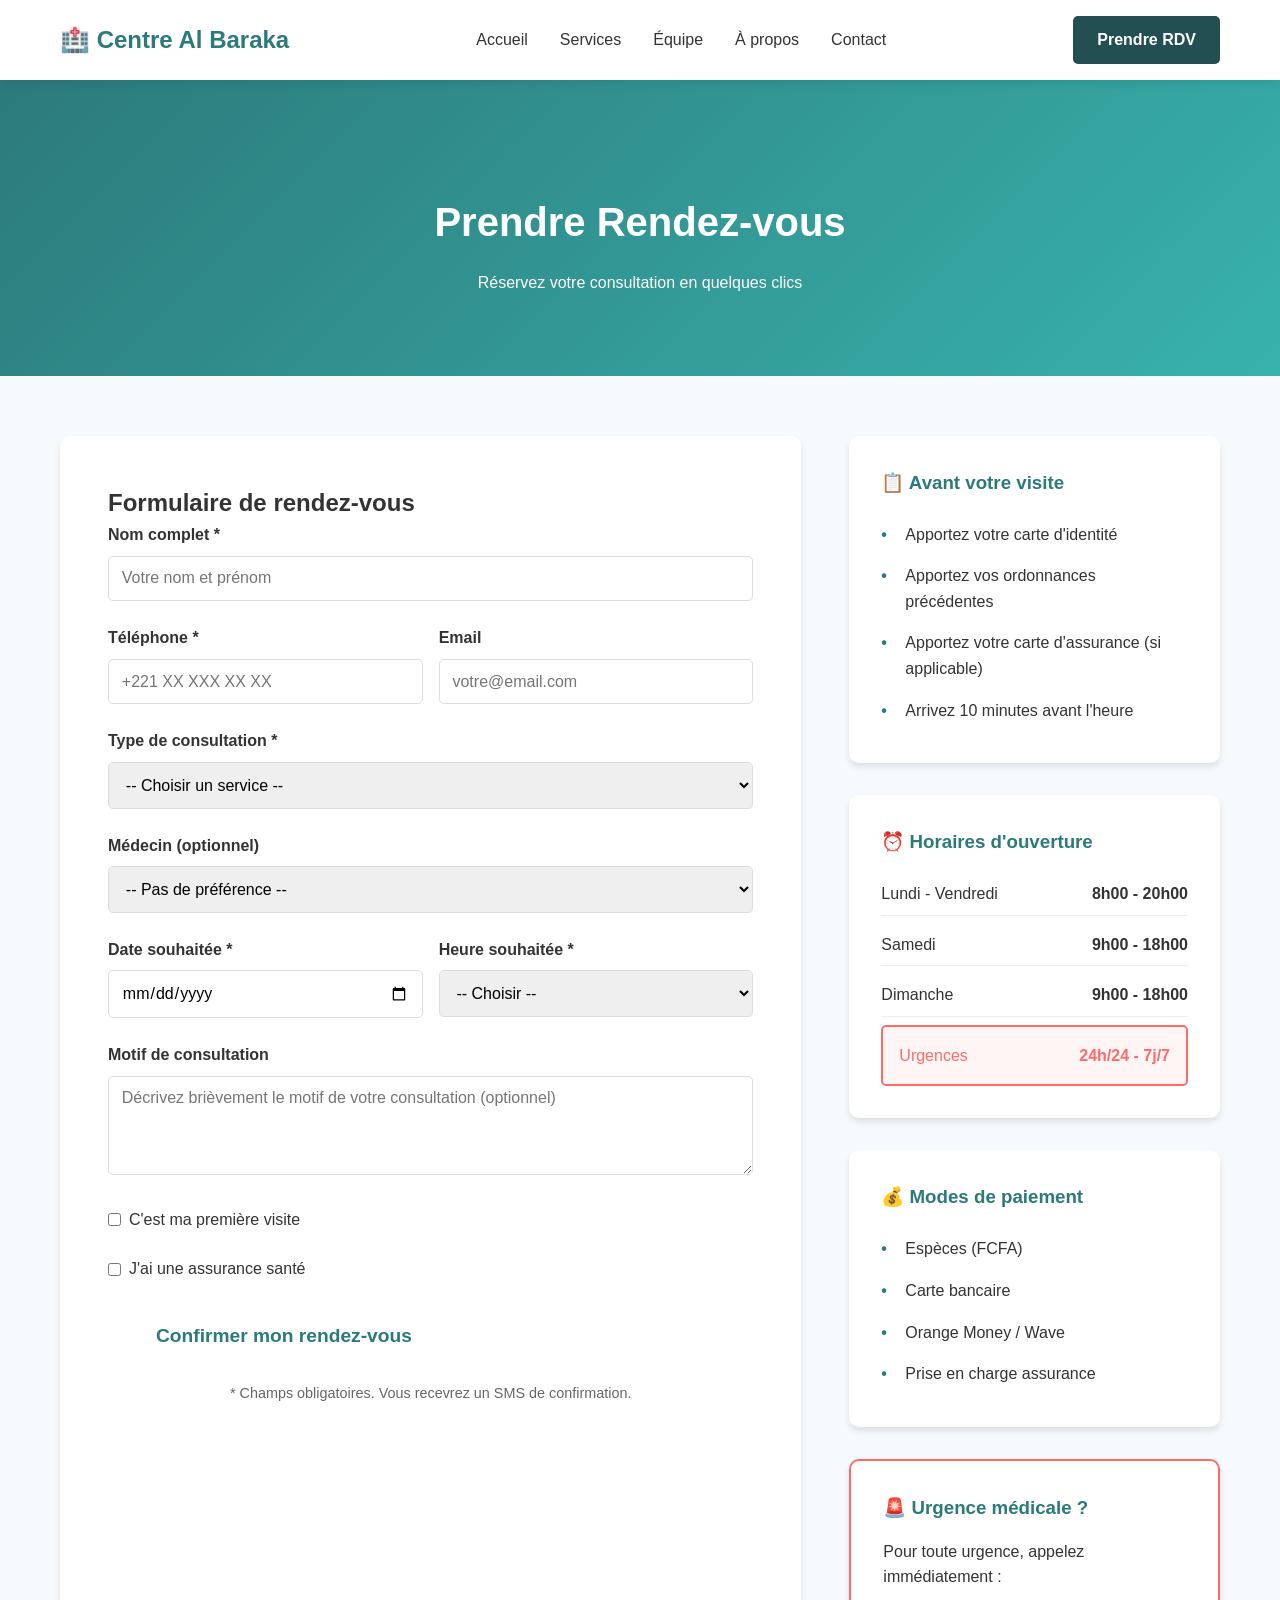
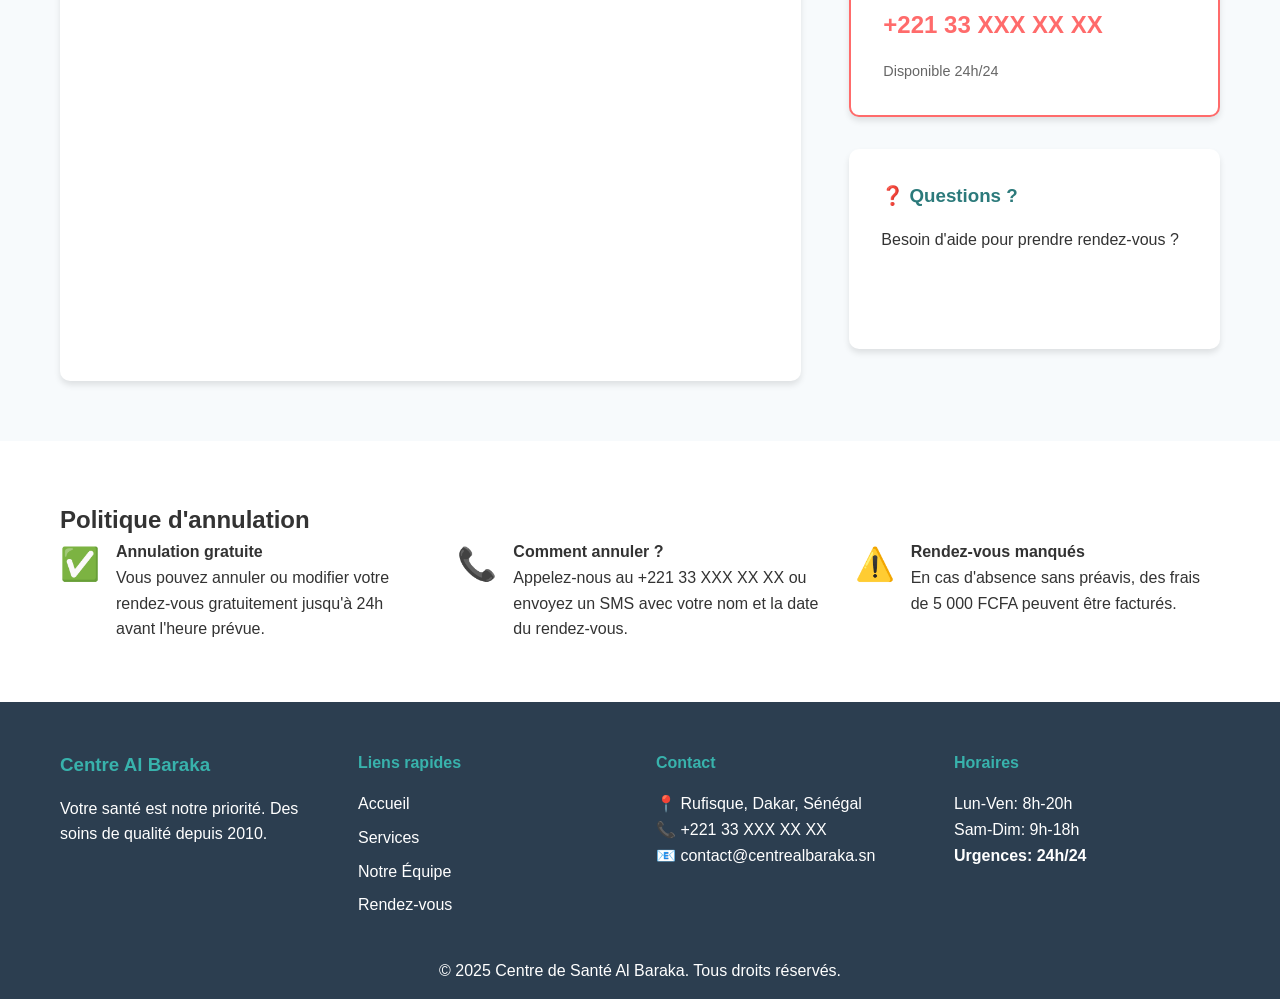
<file: rendez-vous.html>
<!DOCTYPE html>
<html lang="fr">
<head>
    <meta charset="UTF-8">
    <meta name="viewport" content="width=device-width, initial-scale=1.0">
    <title>Prendre Rendez-vous - Centre de Santé Al Baraka</title>
    <link rel="stylesheet" href="css/styles.css">
</head>
<body>
    <!-- Navigation -->
    <nav class="navbar">
        <div class="container">
            <div class="logo">
                <h2>🏥 Centre Al Baraka</h2>
            </div>
            <ul class="nav-menu">
                <li><a href="index.html">Accueil</a></li>
                <li><a href="services.html">Services</a></li>
                <li><a href="equipe.html">Équipe</a></li>
                <li><a href="apropos.html">À propos</a></li>
                <li><a href="contact.html">Contact</a></li>
            </ul>
            <a href="rendez-vous.html" class="btn-rdv active">Prendre RDV</a>
            <button class="menu-toggle">☰</button>
        </div>
    </nav>

    <!-- Page Header -->
    <section class="page-header">
        <div class="container">
            <h1>Prendre Rendez-vous</h1>
            <p>Réservez votre consultation en quelques clics</p>
        </div>
    </section>

    <!-- Formulaire RDV -->
    <section class="rdv-section">
        <div class="container">
            <div class="rdv-layout">
                <!-- Formulaire -->
                <div class="rdv-form-container">
                    <h2>Formulaire de rendez-vous</h2>
                    <form id="rdvForm" class="rdv-form-main">
                        <div class="form-group">
                            <label for="nom">Nom complet *</label>
                            <input type="text" id="nom" name="nom" required placeholder="Votre nom et prénom">
                        </div>

                        <div class="form-row">
                            <div class="form-group">
                                <label for="telephone">Téléphone *</label>
                                <input type="tel" id="telephone" name="telephone" required placeholder="+221 XX XXX XX XX">
                            </div>
                            <div class="form-group">
                                <label for="email">Email</label>
                                <input type="email" id="email" name="email" placeholder="votre@email.com">
                            </div>
                        </div>

                        <div class="form-group">
                            <label for="service">Type de consultation *</label>
                            <select id="service" name="service" required>
                                <option value="">-- Choisir un service --</option>
                                <option value="general">Consultation Générale</option>
                                <option value="cardiologie">Cardiologie</option>
                                <option value="pediatrie">Pédiatrie</option>
                                <option value="gynecologie">Gynécologie</option>
                                <option value="dentiste">Dentisterie</option>
                                <option value="laboratoire">Analyses Médicales</option>
                                <option value="vaccination">Vaccination</option>
                                <option value="urgence">Urgence</option>
                            </select>
                        </div>

                        <div class="form-group">
                            <label for="medecin">Médecin (optionnel)</label>
                            <select id="medecin" name="medecin">
                                <option value="">-- Pas de préférence --</option>
                                <option value="diallo">Dr. Mamadou Diallo - Généraliste</option>
                                <option value="ndiaye">Dr. Aïssatou Ndiaye - Généraliste</option>
                                <option value="kane">Dr. Ousmane Kane - Cardiologue</option>
                                <option value="sow">Dr. Fatou Sow - Pédiatre</option>
                                <option value="sarr">Dr. Marième Sarr - Gynécologue</option>
                                <option value="thiam">Dr. Abdoulaye Thiam - Dentiste</option>
                            </select>
                        </div>

                        <div class="form-row">
                            <div class="form-group">
                                <label for="date">Date souhaitée *</label>
                                <input type="date" id="date" name="date" required>
                            </div>
                            <div class="form-group">
                                <label for="heure">Heure souhaitée *</label>
                                <select id="heure" name="heure" required>
                                    <option value="">-- Choisir --</option>
                                    <option value="08:00">08:00</option>
                                    <option value="09:00">09:00</option>
                                    <option value="10:00">10:00</option>
                                    <option value="11:00">11:00</option>
                                    <option value="12:00">12:00</option>
                                    <option value="14:00">14:00</option>
                                    <option value="15:00">15:00</option>
                                    <option value="16:00">16:00</option>
                                    <option value="17:00">17:00</option>
                                    <option value="18:00">18:00</option>
                                </select>
                            </div>
                        </div>

                        <div class="form-group">
                            <label for="motif">Motif de consultation</label>
                            <textarea id="motif" name="motif" rows="4" placeholder="Décrivez brièvement le motif de votre consultation (optionnel)"></textarea>
                        </div>

                        <div class="form-group checkbox-group">
                            <label>
                                <input type="checkbox" name="premiere" id="premiere">
                                <span>C'est ma première visite</span>
                            </label>
                        </div>

                        <div class="form-group checkbox-group">
                            <label>
                                <input type="checkbox" name="assurance" id="assurance">
                                <span>J'ai une assurance santé</span>
                            </label>
                        </div>

                        <button type="submit" class="btn-primary btn-large">Confirmer mon rendez-vous</button>
                        
                        <p class="form-note">* Champs obligatoires. Vous recevrez un SMS de confirmation.</p>
                    </form>
                </div>

                <!-- Informations -->
                <div class="rdv-info-sidebar">
                    <div class="info-card">
                        <h3>📋 Avant votre visite</h3>
                        <ul>
                            <li>Apportez votre carte d'identité</li>
                            <li>Apportez vos ordonnances précédentes</li>
                            <li>Apportez votre carte d'assurance (si applicable)</li>
                            <li>Arrivez 10 minutes avant l'heure</li>
                        </ul>
                    </div>

                    <div class="info-card">
                        <h3>⏰ Horaires d'ouverture</h3>
                        <div class="horaires-list">
                            <div class="horaire-item">
                                <span>Lundi - Vendredi</span>
                                <strong>8h00 - 20h00</strong>
                            </div>
                            <div class="horaire-item">
                                <span>Samedi</span>
                                <strong>9h00 - 18h00</strong>
                            </div>
                            <div class="horaire-item">
                                <span>Dimanche</span>
                                <strong>9h00 - 18h00</strong>
                            </div>
                            <div class="horaire-item urgence-horaire">
                                <span>Urgences</span>
                                <strong>24h/24 - 7j/7</strong>
                            </div>
                        </div>
                    </div>

                    <div class="info-card">
                        <h3>💰 Modes de paiement</h3>
                        <ul>
                            <li>Espèces (FCFA)</li>
                            <li>Carte bancaire</li>
                            <li>Orange Money / Wave</li>
                            <li>Prise en charge assurance</li>
                        </ul>
                    </div>

                    <div class="info-card urgence-card">
                        <h3>🚨 Urgence médicale ?</h3>
                        <p>Pour toute urgence, appelez immédiatement :</p>
                        <a href="tel:+221XXXXXXXX" class="urgence-number">+221 33 XXX XX XX</a>
                        <p class="small-text">Disponible 24h/24</p>
                    </div>

                    <div class="info-card">
                        <h3>❓ Questions ?</h3>
                        <p>Besoin d'aide pour prendre rendez-vous ?</p>
                        <a href="contact.html" class="btn-secondary">Contactez-nous</a>
                    </div>
                </div>
            </div>
        </div>
    </section>

    <!-- Annulation & Politique -->
    <section class="rdv-policy">
        <div class="container">
            <h2>Politique d'annulation</h2>
            <div class="policy-content">
                <div class="policy-item">
                    <span class="policy-icon">✅</span>
                    <div>
                        <h4>Annulation gratuite</h4>
                        <p>Vous pouvez annuler ou modifier votre rendez-vous gratuitement jusqu'à 24h avant l'heure prévue.</p>
                    </div>
                </div>
                <div class="policy-item">
                    <span class="policy-icon">📞</span>
                    <div>
                        <h4>Comment annuler ?</h4>
                        <p>Appelez-nous au +221 33 XXX XX XX ou envoyez un SMS avec votre nom et la date du rendez-vous.</p>
                    </div>
                </div>
                <div class="policy-item">
                    <span class="policy-icon">⚠️</span>
                    <div>
                        <h4>Rendez-vous manqués</h4>
                        <p>En cas d'absence sans préavis, des frais de 5 000 FCFA peuvent être facturés.</p>
                    </div>
                </div>
            </div>
        </div>
    </section>

    <!-- Footer -->
    <footer class="footer">
        <div class="container">
            <div class="footer-content">
                <div class="footer-section">
                    <h3>Centre Al Baraka</h3>
                    <p>Votre santé est notre priorité. Des soins de qualité depuis 2010.</p>
                </div>
                <div class="footer-section">
                    <h4>Liens rapides</h4>
                    <ul>
                        <li><a href="index.html">Accueil</a></li>
                        <li><a href="services.html">Services</a></li>
                        <li><a href="equipe.html">Notre Équipe</a></li>
                        <li><a href="rendez-vous.html">Rendez-vous</a></li>
                    </ul>
                </div>
                <div class="footer-section">
                    <h4>Contact</h4>
                    <p>📍 Rufisque, Dakar, Sénégal</p>
                    <p>📞 +221 33 XXX XX XX</p>
                    <p>📧 contact@centrealbaraka.sn</p>
                </div>
                <div class="footer-section">
                    <h4>Horaires</h4>
                    <p>Lun-Ven: 8h-20h</p>
                    <p>Sam-Dim: 9h-18h</p>
                    <p><strong>Urgences: 24h/24</strong></p>
                </div>
            </div>
            <div class="footer-bottom">
                <p>&copy; 2025 Centre de Santé Al Baraka. Tous droits réservés.</p>
            </div>
        </div>
    </footer>

    <script src="js/script.js"></script>
</body>
</html>
</file>
<file: css/styles.css>
* {
    margin: 0;
    padding: 0;
    box-sizing: border-box;
}

body {
    font-family: 'Segoe UI', Tahoma, Geneva, Verdana, sans-serif;
    line-height: 1.6;
    color: #333;
}

.container {
    max-width: 1200px;
    margin: 0 auto;
    padding: 0 20px;
}

/* Navigation */
.navbar {
    background: #fff;
    box-shadow: 0 2px 10px rgba(0,0,0,0.1);
    position: fixed;
    width: 100%;
    top: 0;
    z-index: 1000;
}

.navbar .container {
    display: flex;
    justify-content: space-between;
    align-items: center;
    padding: 1rem 20px;
}

.logo h2 {
    color: #2c7a7b;
    font-size: 1.5rem;
}

.nav-menu {
    display: flex;
    list-style: none;
    gap: 2rem;
}

.nav-menu a {
    text-decoration: none;
    color: #333;
    font-weight: 500;
    transition: color 0.3s;
}

.nav-menu a:hover,
.nav-menu a.active {
    color: #2c7a7b;
}

.btn-rdv {
    background: #2c7a7b;
    color: white;
    border: none;
    padding: 0.7rem 1.5rem;
    border-radius: 5px;
    cursor: pointer;
    font-weight: 600;
    transition: background 0.3s;
    text-decoration: none;
}

.btn-rdv:hover,
.btn-rdv.active {
    background: #234e52;
}

.menu-toggle {
    display: none;
    background: none;
    border: none;
    font-size: 1.5rem;
    cursor: pointer;
    color: #2c7a7b;
}

/* Hero Section */
.hero {
    background-image: url(../img/hosto.jpg);
background-repeat: no-repeat;
    background-size: cover;
    background-attachment: fixed;
    color: white;
    padding: 150px 0 100px;
    margin-top: 70px;
    text-align: center;
}

.hero-content h1 {
    font-size: 3rem;
    margin-bottom: 1rem;
}

.hero-content p {
    font-size: 1.3rem;
    margin-bottom: 2rem;
    opacity: 0.95;
}

.hero-buttons {
    display: flex;
    gap: 1rem;
    justify-content: center;
}

.btn-primary {
    background: white;
    color: #2c7a7b;
    border: none;
    padding: 1rem 2.5rem;
    border-radius: 5px;
    font-size: 1.1rem;
    font-weight: 600;
    cursor: pointer;
    transition: transform 0.3s, box-shadow 0.3s;
    text-decoration: none;
    display: inline-block;
}

.btn-primary:hover {
    transform: translateY(-2px);
    box-shadow: 0 5px 15px rgba(0,0,0,0.2);
}

.btn-secondary {
    background: transparent;
    color: white;
    border: 2px solid white;
    padding: 1rem 2.5rem;
    border-radius: 5px;
    font-size: 1.1rem;
    font-weight: 600;
    cursor: pointer;
    transition: all 0.3s;
    text-decoration: none;
    display: inline-block;
}

.btn-secondary:hover {
    background: white;
    color: #2c7a7b;
}

.btn-large {
    padding: 1.2rem 3rem;
    font-size: 1.2rem;
}

/* Page Header */
.page-header {
    background: linear-gradient(135deg, #2c7a7b 0%, #38b2ac 100%);
    color: white;
    padding: 120px 0 80px;
    margin-top: 70px;
    text-align: center;
}

.page-header h1 {
    font-size: 2.5rem;
    margin-bottom: 1rem;
}

/* Urgence Banner */
.urgence-banner {
    background: #ff6b6b;
    color: white;
    padding: 1.5rem 0;
}

.urgence-content {
    display: flex;
    align-items: center;
    justify-content: center;
    gap: 1rem;
}

.urgence-icon {
    font-size: 2rem;
}

/* Sections */
section {
    padding: 80px 0;
}

.section-title {
    text-align: center;
    font-size: 2.5rem;
    margin-bottom: 3rem;
    color: #2c7a7b;
}

.section-subtitle {
    text-align: center;
    font-size: 1.2rem;
    color: #666;
    margin-top: -2rem;
    margin-bottom: 3rem;
}

.text-center {
    text-align: center;
    margin-top: 3rem;
}

/* Services */
.services-preview {
    background: #f7fafc;
}

.services-grid {
    display: grid;
    grid-template-columns: repeat(auto-fit, minmax(280px, 1fr));
    gap: 2rem;
}

.service-card {
    background: white;
    padding: 2rem;
    border-radius: 10px;
    text-align: center;
    box-shadow: 0 4px 6px rgba(0,0,0,0.1);
    transition: transform 0.3s, box-shadow 0.3s;
}

.service-card:hover {
    transform: translateY(-5px);
    box-shadow: 0 8px 15px rgba(0,0,0,0.5);
    border: 5px solid #2c7a7b;
}

.service-icon {
    font-size: 3rem;
    margin-bottom: 1rem;
}

.service-card h3 {
    color: #2c7a7b;
    margin-bottom: 1rem;
    font-size: 1.5rem;
}

.link-arrow {
    color: #2c7a7b;
    text-decoration: none;
    font-weight: 600;
    display: inline-block;
    margin-top: 1rem;
    transition: transform 0.3s;
}

.link-arrow:hover {
    transform: translateX(5px);
}

/* Why Us */
.why-us {
    background: #f7fafc;
}

.why-grid {
    display: grid;
    grid-template-columns: repeat(auto-fit, minmax(250px, 1fr));
    gap: 2rem;
}

.why-card {
    background: white;
    padding: 2rem;
    border-radius: 10px;
    box-shadow: 0 4px 6px rgba(0,0,0,0.1);
}
.why-card:hover{
border-top: 5px solid #2c7a7b;}

.why-number {
    font-size: 2.5rem;
    font-weight: bold;
    color: #2c7a7b;
    margin-bottom: 1rem;
}

/* Stats */
.stats {
    background: #2c7a7b;
    color: white;
}

.stats-grid {
    display: grid;
    grid-template-columns: repeat(auto-fit, minmax(200px, 1fr));
    gap: 2rem;
    text-align: center;
}

.stat-card {
    padding: 2rem;
}

.stat-number {
    font-size: 3rem;
    font-weight: bold;
    margin-bottom: 0.5rem;
}

.stat-label {
    font-size: 1.2rem;
    opacity: 0.9;
}

/* Testimonials */
.testimonials {
    background: #f7fafc;
}

.testimonials-grid {
    display: grid;
    grid-template-columns: repeat(auto-fit, minmax(300px, 1fr));
    gap: 2rem;
}

.testimonial-card {
    background: white;
    padding: 2rem;
    border-radius: 10px;
    box-shadow: 0 4px 6px rgba(0,0,0,0.1);
}

.stars {
    color: #ffc107;
    font-size: 1.2rem;
    margin-bottom: 1rem;
}

.testimonial-author {
    margin-top: 1.5rem;
    padding-top: 1rem;
    border-top: 1px solid #eee;
}

.testimonial-author strong {
    color: #2c7a7b;
    display: block;
}

.testimonial-author span {
    color: #666;
    font-size: 0.9rem;
}

/* CTA Section */
.cta-section {
    background: linear-gradient(135deg, #2c7a7b 0%, #38b2ac 100%);
    color: white;
    text-align: center;
}

.cta-content h2 {
    font-size: 2.5rem;
    margin-bottom: 1rem;
}

.cta-content p {
    font-size: 1.2rem;
    margin-bottom: 2rem;
}

.cta-buttons {
    display: flex;
    gap: 1rem;
    justify-content: center;
    flex-wrap: wrap;
}

/* Services Detailed */
.services-detailed {
    padding: 60px 0;
}

.service-detail {
    margin-bottom: 80px;
    padding-bottom: 80px;
    border-bottom: 2px solid #e2e8f0;
}

.service-detail:last-child {
    border-bottom: none;
}

.service-detail-content {
    display: flex;
    align-items: center;
    gap: 3rem;
}

.service-detail-text {
    flex: 1;
}

.service-icon-large {
    font-size: 4rem;
    margin-bottom: 1.5rem;
}

.service-detail h2 {
    color: #2c7a7b;
    font-size: 2rem;
    margin-bottom: 1rem;
}

.service-detail h3 {
    color: #2c7a7b;
    margin: 1.5rem 0 1rem;
}

.service-detail ul {
    list-style: none;
    padding: 0;
}

.service-detail li {
    padding: 0.5rem 0;
    padding-left: 1.5rem;
    position: relative;
}

.service-detail li:before {
    content: "✓";
    position: absolute;
    left: 0;
    color: #2c7a7b;
    font-weight: bold;
}

.service-info {
    display: flex;
    gap: 2rem;
    margin: 2rem 0;
    flex-wrap: wrap;
}

.service-info span {
    background: #e6fffa;
    padding: 0.8rem 1.5rem;
    border-radius: 5px;
    color: #2c7a7b;
}

.service-detail.reverse .service-detail-content {
    flex-direction: row-reverse;
}

.specialties-list {
    display: grid;
    grid-template-columns: repeat(auto-fit, minmax(250px, 1fr));
    gap: 1.5rem;
    margin: 2rem 0;
}

.specialty-item {
    background: #f7fafc;
    padding: 1.5rem;
    border-radius: 8px;
}

.specialty-item h4 {
    color: #2c7a7b;
    margin-bottom: 0.5rem;
}

.urgence-highlight {
    background: #fff5f5;
    padding: 3rem;
    border-radius: 15px;
    border: 2px solid #ff6b6b;
}

.urgence-contact {
    background: #ff6b6b;
    color: white;
    padding: 2rem;
    border-radius: 10px;
    margin: 2rem 0;
    text-align: center;
}

.urgence-contact h3 {
    color: white;
    margin: 0;
}

/* Team */
.team-intro {
    background: #f7fafc;
    padding: 60px 0;
}

.intro-content {
    max-width: 800px;
    margin: 0 auto;
    text-align: center;
}

.intro-content h2 {
    color: #2c7a7b;
    font-size: 2rem;
    margin-bottom: 1.5rem;
}

.team-section {
    padding: 60px 0;
}

.specialists-section {
    background: #f7fafc;
}

.staff-section {
    background: white;
}

.team-grid-detailed {
    display: grid;
    grid-template-columns: repeat(auto-fit, minmax(450px, 1fr));
    gap: 3rem;
}

.doctor-card {
    background: white;
    padding: 2rem;
    border-radius: 10px;
    box-shadow: 0 4px 6px rgba(0,0,0,0.1);
    display: flex;
    gap: 2rem;
}

.doctor-photo {
    font-size: 5rem;
}

.doctor-info {
    flex: 1;
}

.doctor-info h3 {
    color: #2c7a7b;
    font-size: 1.5rem;
    margin-bottom: 0.5rem;
}

.specialty {
    color: #38b2ac;
    font-weight: 600;
    margin-bottom: 1rem;
    display: block;
}

.doctor-details {
    margin: 1.5rem 0;
}

.doctor-details p {
    margin: 0.5rem 0;
    font-size: 0.95rem;
}

.bio {
    font-style: italic;
    color: #666;
    margin-top: 1rem;
}

.doctor-availability {
    background: #e6fffa;
    padding: 0.8rem;
    border-radius: 5px;
    margin: 1rem 0;
}

.staff-grid {
    display: grid;
    grid-template-columns: repeat(auto-fit, minmax(250px, 1fr));
    gap: 2rem;
}

.staff-card {
    background: white;
    padding: 2rem;
    border-radius: 10px;
    box-shadow: 0 4px 6px rgba(0,0,0,0.1);
    text-align: center;
}

.staff-icon {
    font-size: 3rem;
    margin-bottom: 1rem;
}

.join-team {
    background: linear-gradient(135deg, #2c7a7b 0%, #38b2ac 100%);
    color: white;
    text-align: center;
}

.join-content h2 {
    font-size: 2rem;
    margin-bottom: 1rem;
}

/* RDV Page */
.rdv-section {
    padding: 60px 0;
    background: #f7fafc;
}

.rdv-layout {
    display: grid;
    grid-template-columns: 2fr 1fr;
    gap: 3rem;
}

.rdv-form-container {
    background: white;
    padding: 3rem;
    border-radius: 10px;
    box-shadow: 0 4px 6px rgba(0,0,0,0.1);
}

.rdv-form-main .form-group {
    margin-bottom: 1.5rem;
}

.rdv-form-main label {
    display: block;
    margin-bottom: 0.5rem;
    font-weight: 600;
    color: #333;
}

.rdv-form-main input,
.rdv-form-main select,
.rdv-form-main textarea {
    width: 100%;
    padding: 0.8rem;
    border: 1px solid #ddd;
    border-radius: 5px;
    font-family: inherit;
    font-size: 1rem;
}

.form-row {
    display: grid;
    grid-template-columns: 1fr 1fr;
    gap: 1rem;
}

.checkbox-group label {
    display: flex;
    align-items: center;
    gap: 0.5rem;
    font-weight: normal;
}

.checkbox-group input[type="checkbox"] {
    width: auto;
}

.form-note {
    text-align: center;
    color: #666;
    font-size: 0.9rem;
    margin-top: 1rem;
}

.rdv-info-sidebar .info-card {
    background: white;
    padding: 2rem;
    border-radius: 10px;
    box-shadow: 0 4px 6px rgba(0,0,0,0.1);
    margin-bottom: 2rem;
}

.rdv-info-sidebar h3 {
    color: #2c7a7b;
    margin-bottom: 1rem;
}

.rdv-info-sidebar ul {
    list-style: none;
    padding: 0;
}

.rdv-info-sidebar li {
    padding: 0.5rem 0;
    padding-left: 1.5rem;
    position: relative;
}

.rdv-info-sidebar li:before {
    content: "•";
    position: absolute;
    left: 0;
    color: #2c7a7b;
    font-weight: bold;
}

.horaires-list {
    display: flex;
    flex-direction: column;
    gap: 0.5rem;
}

.horaire-item {
    display: flex;
    justify-content: space-between;
    padding: 0.5rem 0;
    border-bottom: 1px solid #eee;
}

.urgence-horaire {
    background: #fff5f5;
    padding: 1rem;
    border-radius: 5px;
    border: 2px solid #ff6b6b;
    color: #ff6b6b;
    border-bottom: 2px solid #ff6b6b;
}

.urgence-card {
    background: #fff5f5;
    border: 2px solid #ff6b6b;
}

.urgence-number {
    display: block;
    font-size: 1.5rem;
    font-weight: bold;
    color: #ff6b6b;
    text-decoration: none;
    margin: 1rem 0;
}

.small-text {
    font-size: 0.9rem;
    color: #666;
}

.rdv-policy {
    padding: 60px 0;
}

.policy-content {
    display: grid;
    grid-template-columns: repeat(auto-fit, minmax(300px, 1fr));
    gap: 2rem;
}

.policy-item {
    display: flex;
    gap: 1rem;
}

.policy-icon {
    font-size: 2rem;
}

/* Contact Page */
.contact-info-section {
    padding: 60px 0;
    background: #f7fafc;
}

.contact-cards {
    display: grid;
    grid-template-columns: repeat(auto-fit, minmax(300px, 1fr));
    gap: 2rem;
}

.contact-card-large {
    background: white;
    padding: 2.5rem;
    border-radius: 10px;
    box-shadow: 0 4px 6px rgba(0,0,0,0.1);
    text-align: center;
}

.contact-icon {
    font-size: 3rem;
    margin-bottom: 1rem;
}

.contact-card-large h3 {
    color: #2c7a7b;
    margin-bottom: 1rem;
}

.contact-card-large a {
    color: #2c7a7b;
    text-decoration: none;
}

.availability {
    font-size: 0.9rem;
    color: #666;
    margin-top: 1rem;
}

.response-time {
    font-size: 0.9rem;
    color: #666;
    margin-top: 1rem;
}

.contact-form-section {
    padding: 60px 0;
}

.contact-layout {
    display: grid;
    grid-template-columns: 2fr 1fr;
    gap: 3rem;
}

.contact-form-container {
    background: white;
    padding: 3rem;
    border-radius: 10px;
    box-shadow: 0 4px 6px rgba(0,0,0,0.1);
}

.form-description {
    color: #666;
    margin-bottom: 2rem;
}

.contact-form-main .form-group {
    margin-bottom: 1.5rem;
}

.contact-form-main label {
    display: block;
    margin-bottom: 0.5rem;
    font-weight: 600;
    color: #333;
}

.contact-form-main input,
.contact-form-main select,
.contact-form-main textarea {
    width: 100%;
    padding: 0.8rem;
    border: 1px solid #ddd;
    border-radius: 5px;
    font-family: inherit;
    font-size: 1rem;
}

.contact-sidebar .sidebar-card {
    background: white;
    padding: 2rem;
    border-radius: 10px;
    box-shadow: 0 4px 6px rgba(0,0,0,0.1);
    margin-bottom: 2rem;
}

.sidebar-card h3 {
    color: #2c7a7b;
    margin-bottom: 1rem;
}

.horaires-detail {
    display: flex;
    flex-direction: column;
    gap: 0.5rem;
}

.horaire-row {
    display: flex;
    justify-content: space-between;
    padding: 0.5rem 0;
    border-bottom: 1px solid #eee;
}

.urgence-row {
    background: #fff5f5;
    padding: 1rem;
    border-radius: 5px;
    border: 2px solid #ff6b6b;
    color: #ff6b6b;
    border-bottom: 2px solid #ff6b6b;
}

.faq-links {
    display: flex;
    flex-direction: column;
    gap: 0.5rem;
}

.faq-link {
    color: #2c7a7b;
    text-decoration: none;
    padding: 0.5rem 0;
    border-bottom: 1px solid #eee;
    transition: transform 0.3s;
}

.faq-link:hover {
    transform: translateX(5px);
}

.urgence-sidebar {
    background: #fff5f5;
    border: 2px solid #ff6b6b;
}

.btn-urgence {
    display: block;
    background: #ff6b6b;
    color: white;
    padding: 1rem;
    border-radius: 5px;
    text-decoration: none;
    text-align: center;
    font-weight: 600;
    margin-top: 1rem;
    transition: background 0.3s;
}

.btn-urgence:hover {
    background: #ff5252;
}

.map-section {
    padding: 60px 0;
    background: #f7fafc;
}

.map-container {
    margin: 3rem 0;
}

.map-placeholder {
    background: white;
    padding: 5rem;
    border-radius: 10px;
    box-shadow: 0 4px 6px rgba(0,0,0,0.1);
    text-align: center;
}

.map-icon {
    font-size: 5rem;
    margin-bottom: 1rem;
}

.map-address {
    color: #666;
    margin: 1rem 0;
}

.directions h3 {
    color: #2c7a7b;
    margin: 2rem 0 1.5rem;
    text-align: center;
}

.directions-grid {
    display: grid;
    grid-template-columns: repeat(auto-fit, minmax(250px, 1fr));
    gap: 2rem;
}

.direction-card {
    background: white;
    padding: 2rem;
    border-radius: 10px;
    box-shadow: 0 4px 6px rgba(0,0,0,0.1);
    text-align: center;
}

.direction-icon {
    font-size: 3rem;
    display: block;
    margin-bottom: 1rem;
}

/* About Page */
.about-section {
    padding: 60px 0;
}

.about-content {
    display: grid;
    grid-template-columns: 1fr 1fr;
    gap: 3rem;
    align-items: center;
}

.about-text h2 {
    color: #2c7a7b;
    font-size: 2rem;
    margin-bottom: 1.5rem;
}

.about-text p {
    margin-bottom: 1rem;
    line-height: 1.8;
}

.about-image {
    text-align: center;
}

.image-placeholder {
    font-size: 10rem;
    background: #f7fafc;
    padding: 3rem;
    border-radius: 10px;
}

.mission-section {
    padding: 60px 0;
    background: #f7fafc;
}

.mission-grid {
    display: grid;
    grid-template-columns: repeat(auto-fit, minmax(250px, 1fr));
    gap: 2rem;
}

.mission-card {
    background: white;
    padding: 2rem;
    border-radius: 10px;
    box-shadow: 0 4px 6px rgba(0,0,0,0.1);
    text-align: center;
}

.mission-icon {
    font-size: 3rem;
    margin-bottom: 1rem;
}

.mission-card h3 {
    color: #2c7a7b;
    margin-bottom: 1rem;
}

.values-section {
    padding: 60px 0;
}

.values-list {
    max-width: 900px;
    margin: 0 auto;
}

.value-item {
    display: flex;
    gap: 2rem;
    margin-bottom: 2rem;
    padding: 2rem;
    background: #f7fafc;
    border-radius: 10px;
}

.value-number {
    font-size: 3rem;
    font-weight: bold;
    color: #2c7a7b;
    min-width: 80px;
}

.value-content h3 {
    color: #2c7a7b;
    margin-bottom: 0.5rem;
}

.stats-detailed {
    padding: 60px 0;
    background: #f7fafc;
}

.stats-grid-large {
    display: grid;
    grid-template-columns: repeat(auto-fit, minmax(250px, 1fr));
    gap: 2rem;
}

.stat-card-large {
    background: white;
    padding: 2rem;
    border-radius: 10px;
    box-shadow: 0 4px 6px rgba(0,0,0,0.1);
    text-align: center;
}

.stat-icon {
    font-size: 3rem;
    margin-bottom: 1rem;
}

.stat-number-large {
    font-size: 3rem;
    font-weight: bold;
    color: #2c7a7b;
    margin: 1rem 0;
}

.stat-label-large {
    font-size: 1.2rem;
    color: #38b2ac;
    font-weight: 600;
    margin-bottom: 0.5rem;
}

.commitments-section {
    padding: 60px 0;
}

.commitments-grid {
    display: grid;
    grid-template-columns: repeat(auto-fit, minmax(300px, 1fr));
    gap: 2rem;
}

.commitment-card {
    background: white;
    padding: 2rem;
    border-radius: 10px;
    box-shadow: 0 4px 6px rgba(0,0,0,0.1);
}

.commitment-card h3 {
    color: #2c7a7b;
    margin-bottom: 1rem;
}

.partners-section {
    padding: 60px 0;
    background: #f7fafc;
}

.partners-grid {
    display: grid;
    grid-template-columns: repeat(auto-fit, minmax(250px, 1fr));
    gap: 2rem;
}

.partner-card {
    background: white;
    padding: 2rem;
    border-radius: 10px;
    box-shadow: 0 4px 6px rgba(0,0,0,0.1);
    text-align: center;
}

.partner-logo {
    font-size: 4rem;
    margin-bottom: 1rem;
}

/* Footer */
.footer {
    background: #2c3e50;
    color: white;
    padding: 3rem 0 1rem;
}

.footer-content {
    display: grid;
    grid-template-columns: repeat(auto-fit, minmax(250px, 1fr));
    gap: 2rem;
    margin-bottom: 2rem;
}

.footer-section h3,
.footer-section h4 {
    margin-bottom: 1rem;
    color: #38b2ac;
}

.footer-section ul {
    list-style: none;
    padding: 0;
}

.footer-section li {
    margin-bottom: 0.5rem;
}

.footer-section a {
    color: white;
    text-decoration: none;
    transition: color 0.3s;
}

.footer-section a:hover {
    color: #38b2ac;
}

.footer-bottom {
    text-align: center;}
</file>
